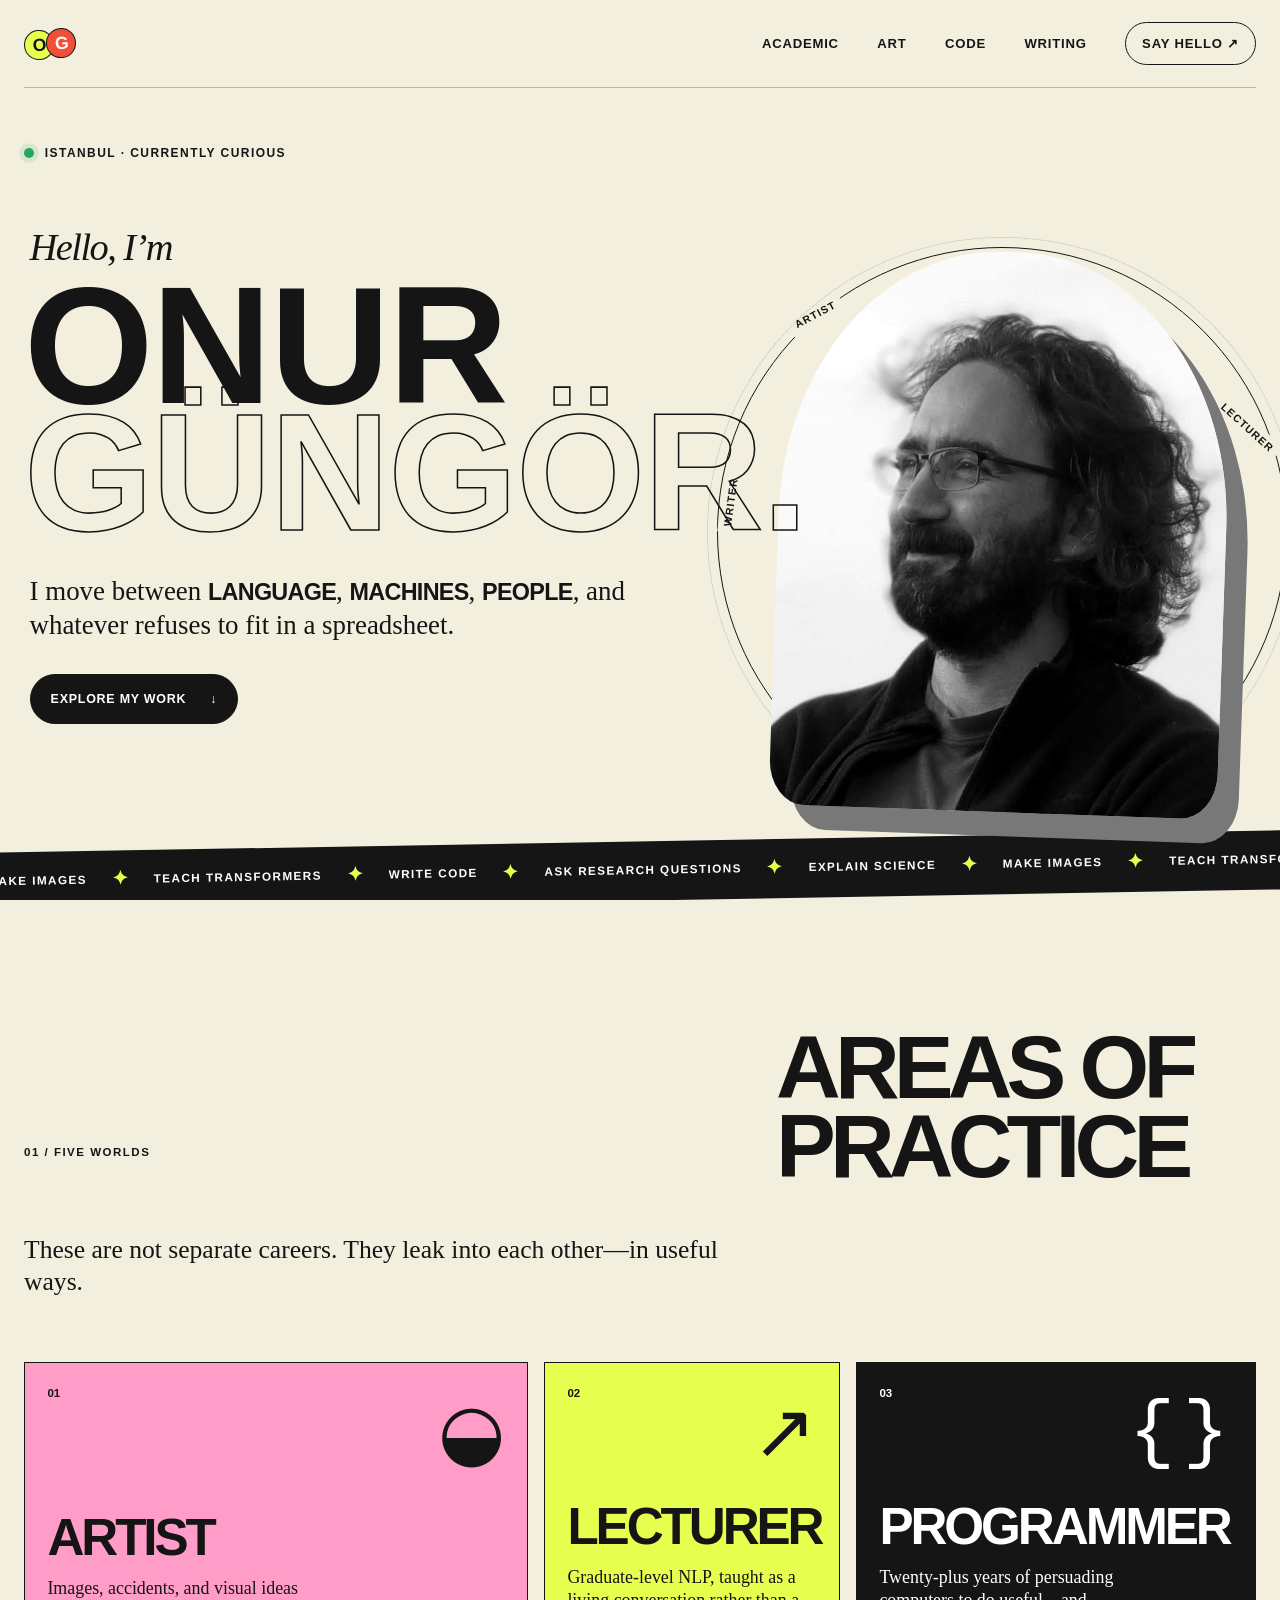
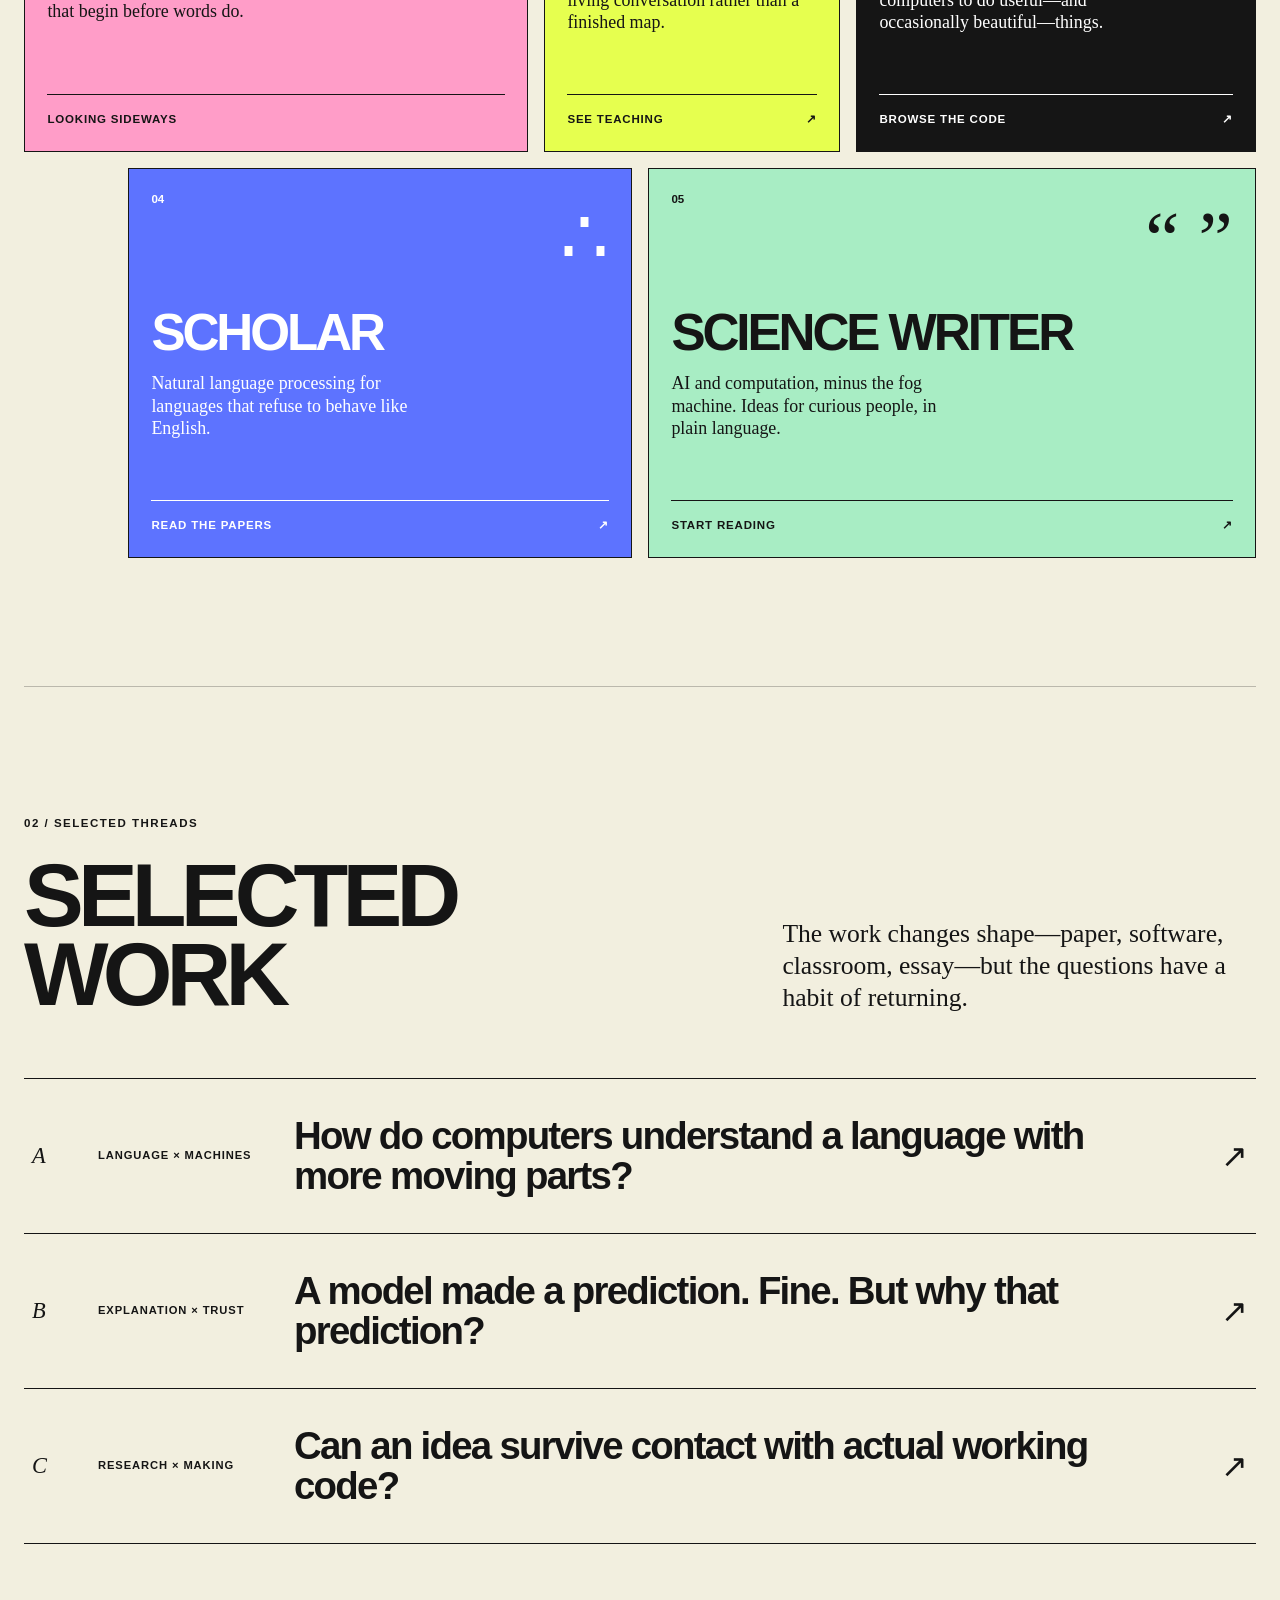
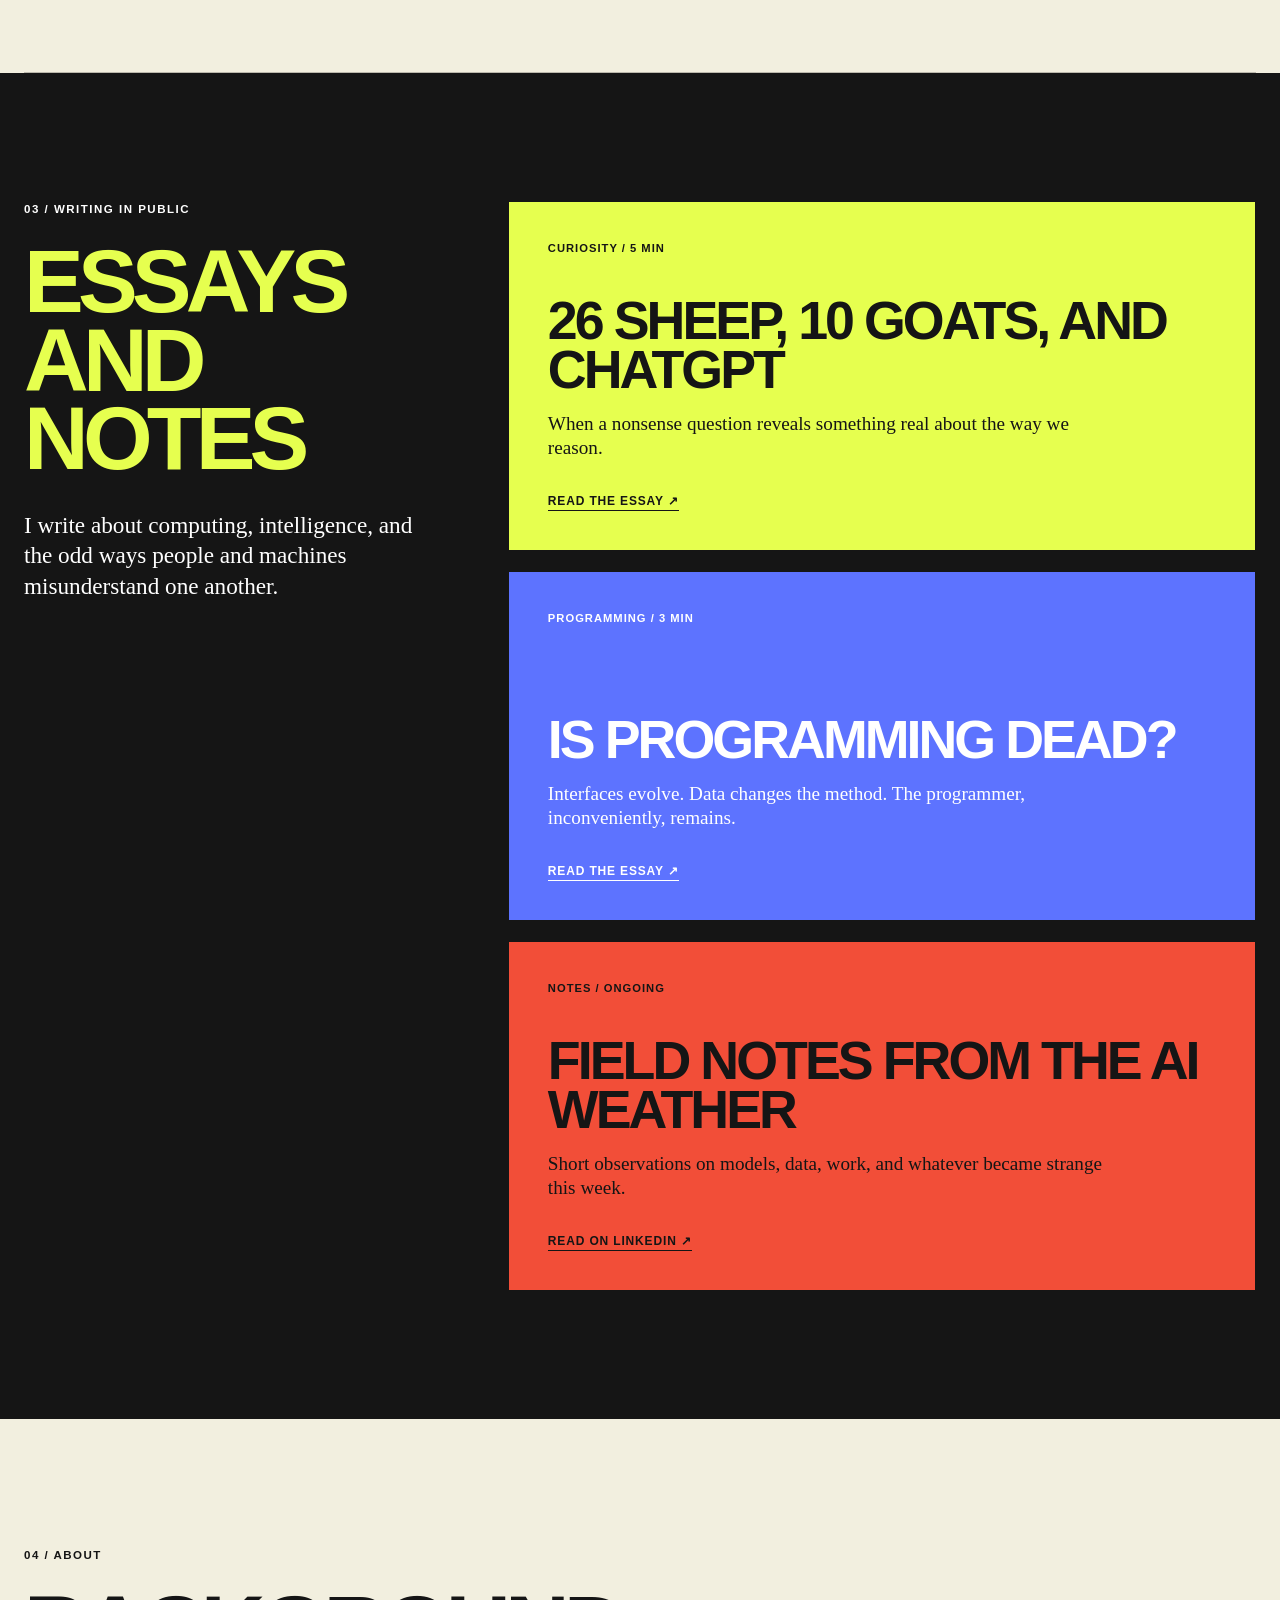
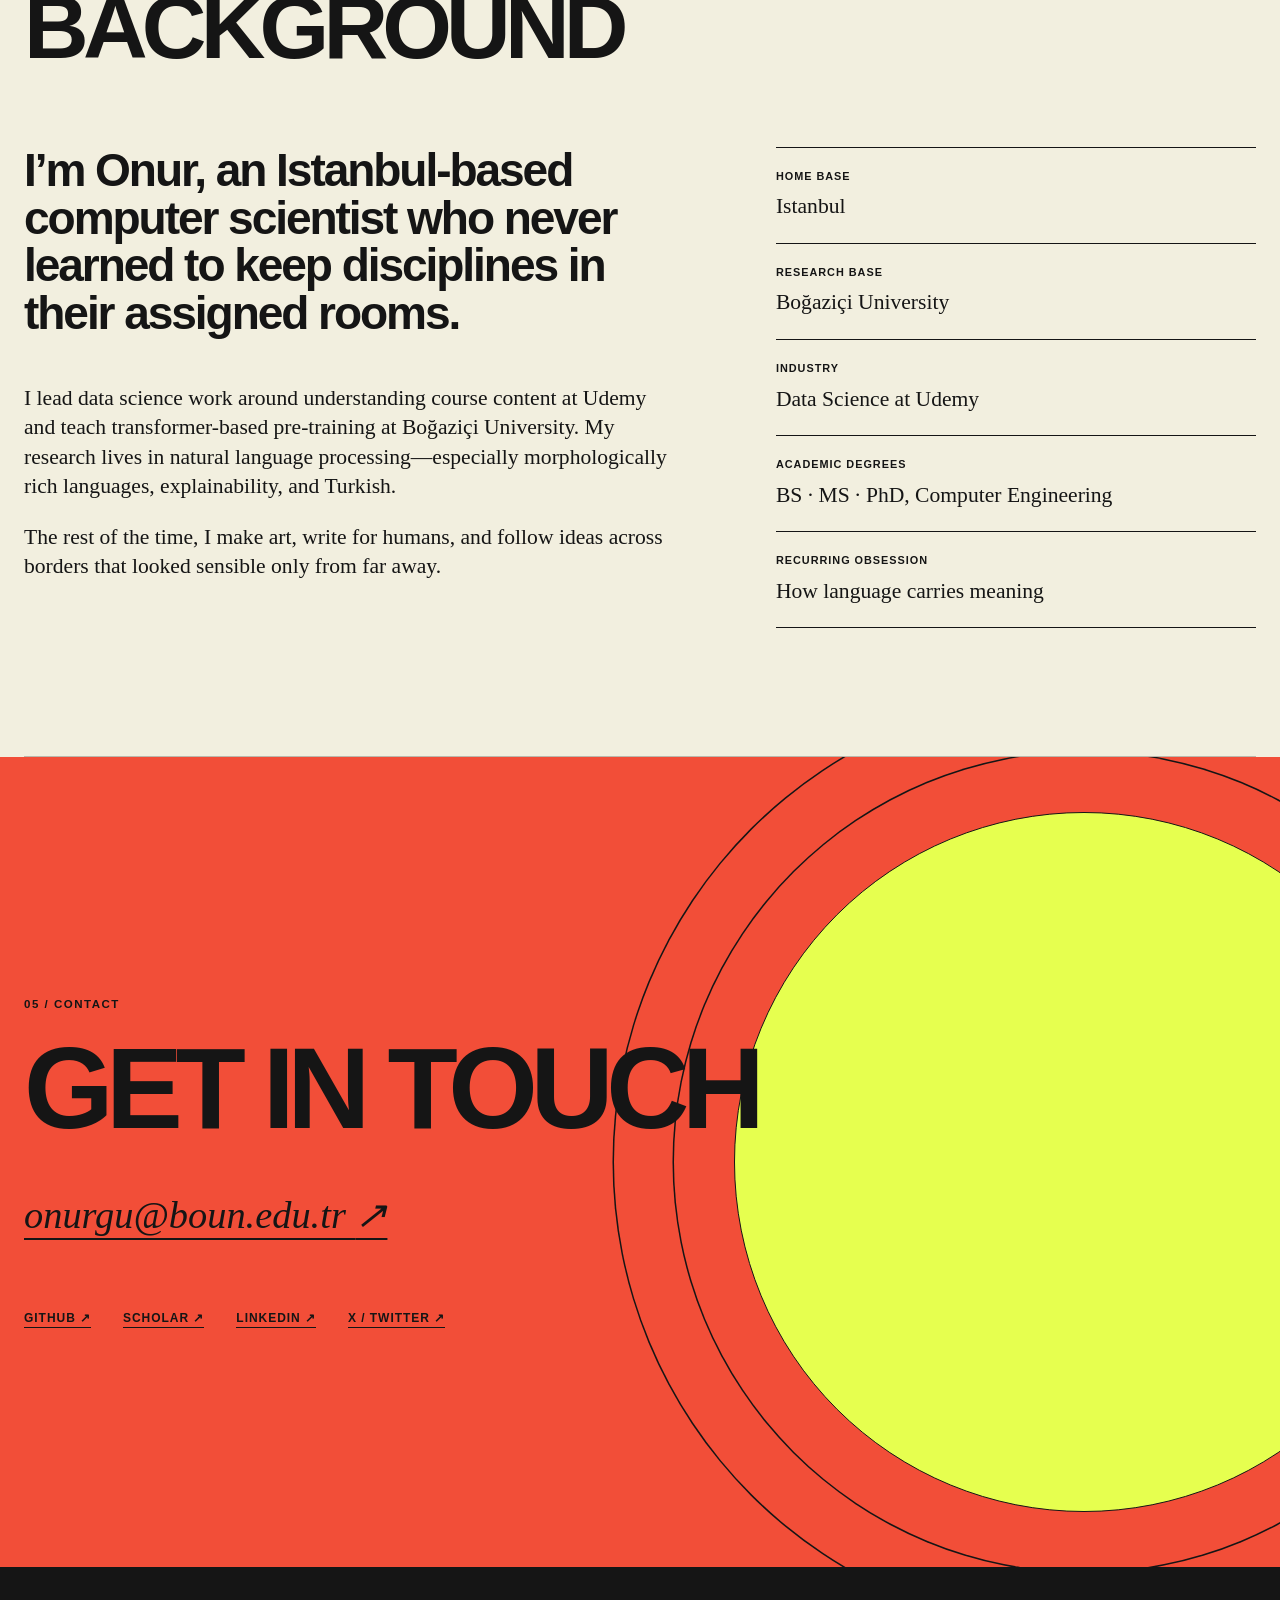
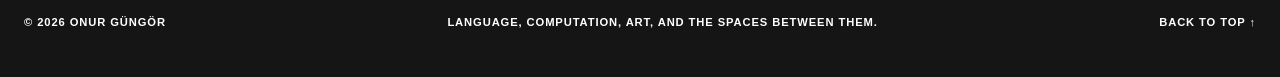
<file: index.html>
<!doctype html>
<html lang="en">
  <head>
    <meta charset="utf-8" />
    <meta name="viewport" content="width=device-width, initial-scale=1" />
    <meta name="theme-color" content="#f2efdf" />
    <meta name="description" content="Onur Güngör — artist, lecturer, programmer, scholar, and popular science writer in Istanbul." />
    <meta property="og:title" content="Onur Güngör — several things at once" />
    <meta property="og:description" content="Language, machines, people, and the interesting mess between them." />
    <meta property="og:type" content="website" />
    <meta property="og:url" content="https://onurgu.github.io/" />
    <meta property="og:image" content="https://onurgu.github.io/assets/og.png" />
    <meta name="twitter:card" content="summary_large_image" />
    <title>Onur Güngör — several things at once</title>
    <link rel="canonical" href="https://onurgu.github.io/" />
    <link rel="stylesheet" href="styles.css" />
    <script src="script.js" defer></script>
  </head>
  <body>
    <a class="skip-link" href="#main">Skip to the interesting part</a>
    <div class="reading-line" aria-hidden="true"></div>

    <header class="site-header">
      <a class="monogram" href="#top" aria-label="Onur Güngör, back to top">
        <span>O</span><span>G</span>
      </a>
      <button class="nav-toggle" type="button" aria-expanded="false" aria-controls="site-nav">
        <span class="sr-only">Toggle navigation</span>
        <span></span><span></span>
      </button>
      <nav id="site-nav" class="site-nav" aria-label="Main navigation">
        <a href="academic/">Academic</a>
        <a href="art/">Art</a>
        <a href="code/">Code</a>
        <a href="writing/">Writing</a>
        <a class="nav-cta" href="#contact">Say hello <span aria-hidden="true">↗</span></a>
      </nav>
    </header>

    <main id="main">
      <section class="hero" id="top" aria-labelledby="hero-title">
        <div class="hero-kicker reveal">
          <span class="status-dot" aria-hidden="true"></span>
          Istanbul · currently curious
        </div>

        <div class="hero-grid">
          <div class="hero-copy">
            <h1 id="hero-title" class="reveal">
              <span class="hello">Hello, I’m</span>
              <span class="name">Onur</span>
              <span class="name name-outline">Güngör.</span>
            </h1>
            <p class="hero-intro reveal">
              I move between <strong>language</strong>, <strong>machines</strong>,
              <strong>people</strong>, and whatever refuses to fit in a spreadsheet.
            </p>
            <div class="hero-actions reveal">
              <a class="button button-dark" href="#worlds">Explore my work <span aria-hidden="true">↓</span></a>
            </div>
          </div>

          <div class="portrait-stage reveal">
            <div class="portrait-orbit" aria-hidden="true">
              <span>ARTIST</span><span>LECTURER</span><span>PROGRAMMER</span><span>SCHOLAR</span><span>WRITER</span>
            </div>
            <figure class="portrait-frame">
              <img src="assets/onur-gungor.jpg" alt="Onur Güngör looking to the side" width="1067" height="1067" />
            </figure>
          </div>
        </div>

        <div class="ticker" aria-label="Things Onur does">
          <div class="ticker-track">
            <span>MAKE IMAGES</span><i>✦</i><span>TEACH TRANSFORMERS</span><i>✦</i><span>WRITE CODE</span><i>✦</i><span>ASK RESEARCH QUESTIONS</span><i>✦</i><span>EXPLAIN SCIENCE</span><i>✦</i>
            <span aria-hidden="true">MAKE IMAGES</span><i aria-hidden="true">✦</i><span aria-hidden="true">TEACH TRANSFORMERS</span><i aria-hidden="true">✦</i><span aria-hidden="true">WRITE CODE</span><i aria-hidden="true">✦</i><span aria-hidden="true">ASK RESEARCH QUESTIONS</span><i aria-hidden="true">✦</i><span aria-hidden="true">EXPLAIN SCIENCE</span><i aria-hidden="true">✦</i>
          </div>
        </div>
      </section>

      <section class="worlds section" id="worlds" aria-labelledby="worlds-title">
        <div class="section-heading reveal">
          <p class="eyebrow">01 / Five worlds</p>
          <h2 id="worlds-title">Areas of practice</h2>
          <p>These are not separate careers. They leak into each other—in useful ways.</p>
        </div>

        <div class="world-grid" id="world-grid">
          <a class="world-card world-art reveal" data-world="art" href="art/">
            <p class="card-number">01</p>
            <div class="card-symbol" aria-hidden="true">◒</div>
            <h3>Artist</h3>
            <p>Images, accidents, and visual ideas that begin before words do.</p>
            <span class="card-foot">Looking sideways</span>
          </a>
          <a class="world-card world-teach reveal" data-world="teach" href="academic/#teaching">
            <p class="card-number">02</p>
            <div class="card-symbol" aria-hidden="true">↗</div>
            <h3>Lecturer</h3>
            <p>Graduate-level NLP, taught as a living conversation rather than a finished map.</p>
            <span class="card-link">See teaching <span aria-hidden="true">↗</span></span>
          </a>
          <a class="world-card world-code reveal" data-world="code" href="code/">
            <p class="card-number">03</p>
            <div class="card-symbol code-symbol" aria-hidden="true">{ }</div>
            <h3>Programmer</h3>
            <p>Twenty-plus years of persuading computers to do useful—and occasionally beautiful—things.</p>
            <span class="card-link">Browse the code <span aria-hidden="true">↗</span></span>
          </a>
          <a class="world-card world-research reveal" data-world="research" href="academic/#research">
            <p class="card-number">04</p>
            <div class="card-symbol" aria-hidden="true">∴</div>
            <h3>Scholar</h3>
            <p>Natural language processing for languages that refuse to behave like English.</p>
            <span class="card-link">Read the papers <span aria-hidden="true">↗</span></span>
          </a>
          <a class="world-card world-write reveal" data-world="write" href="writing/">
            <p class="card-number">05</p>
            <div class="card-symbol" aria-hidden="true">“ ”</div>
            <h3>Science writer</h3>
            <p>AI and computation, minus the fog machine. Ideas for curious people, in plain language.</p>
            <span class="card-link">Start reading <span aria-hidden="true">↗</span></span>
          </a>
        </div>
      </section>

      <section class="threads section" id="threads" aria-labelledby="threads-title">
        <div class="section-heading split-heading reveal">
          <div>
            <p class="eyebrow">02 / Selected threads</p>
            <h2 id="threads-title">Selected work</h2>
          </div>
          <p>The work changes shape—paper, software, classroom, essay—but the questions have a habit of returning.</p>
        </div>

        <div class="thread-list">
          <a class="thread reveal" href="https://scholar.google.com/citations?user=FW7c17kAAAAJ&amp;hl=en">
            <span class="thread-index">A</span>
            <span class="thread-meta">Language × machines</span>
            <strong>How do computers understand a language with more moving parts?</strong>
            <span class="thread-arrow" aria-hidden="true">↗</span>
          </a>
          <a class="thread reveal" href="https://doi.org/10.1371/journal.pone.0244179">
            <span class="thread-index">B</span>
            <span class="thread-meta">Explanation × trust</span>
            <strong>A model made a prediction. Fine. But why that prediction?</strong>
            <span class="thread-arrow" aria-hidden="true">↗</span>
          </a>
          <a class="thread reveal" href="https://github.com/onurgu">
            <span class="thread-index">C</span>
            <span class="thread-meta">Research × making</span>
            <strong>Can an idea survive contact with actual working code?</strong>
            <span class="thread-arrow" aria-hidden="true">↗</span>
          </a>
        </div>
      </section>

      <section class="writing section" id="writing" aria-labelledby="writing-title">
        <div class="writing-intro reveal">
          <p class="eyebrow">03 / Writing in public</p>
          <h2 id="writing-title">Essays and notes</h2>
          <p>I write about computing, intelligence, and the odd ways people and machines misunderstand one another.</p>
        </div>
        <div class="essay-stack">
          <a class="essay-card essay-yellow reveal" href="https://www.cmpe.boun.edu.tr/~onurgu/post/26-sheep-and-10-goats-question-and-chatgpt/">
            <span class="essay-type">Curiosity / 5 min</span>
            <h3>26 Sheep, 10 Goats, and ChatGPT</h3>
            <p>When a nonsense question reveals something real about the way we reason.</p>
            <span class="essay-read">Read the essay <span aria-hidden="true">↗</span></span>
          </a>
          <a class="essay-card essay-blue reveal" href="https://www.cmpe.boun.edu.tr/~onurgu/post/is-programming-dead/">
            <span class="essay-type">Programming / 3 min</span>
            <h3>Is Programming Dead?</h3>
            <p>Interfaces evolve. Data changes the method. The programmer, inconveniently, remains.</p>
            <span class="essay-read">Read the essay <span aria-hidden="true">↗</span></span>
          </a>
          <a class="essay-card essay-red reveal" href="https://www.linkedin.com/in/onurgungor/recent-activity/articles/">
            <span class="essay-type">Notes / ongoing</span>
            <h3>Field Notes from the AI Weather</h3>
            <p>Short observations on models, data, work, and whatever became strange this week.</p>
            <span class="essay-read">Read on LinkedIn <span aria-hidden="true">↗</span></span>
          </a>
        </div>
      </section>

      <section class="about section" id="about" aria-labelledby="about-title">
        <div class="about-statement reveal">
          <p class="eyebrow">04 / About</p>
          <h2 id="about-title">Background</h2>
        </div>
        <div class="about-grid">
          <div class="about-copy reveal">
            <p class="big-copy">I’m Onur, an Istanbul-based computer scientist who never learned to keep disciplines in their assigned rooms.</p>
            <p>I lead data science work around understanding course content at Udemy and teach transformer-based pre-training at Boğaziçi University. My research lives in natural language processing—especially morphologically rich languages, explainability, and Turkish.</p>
            <p>The rest of the time, I make art, write for humans, and follow ideas across borders that looked sensible only from far away.</p>
          </div>
          <dl class="facts reveal">
            <div><dt>Home base</dt><dd>Istanbul</dd></div>
            <div><dt>Research base</dt><dd>Boğaziçi University</dd></div>
            <div><dt>Industry</dt><dd>Data Science at Udemy</dd></div>
            <div><dt>Academic degrees</dt><dd>BS · MS · PhD, Computer Engineering</dd></div>
            <div><dt>Recurring obsession</dt><dd>How language carries meaning</dd></div>
          </dl>
        </div>
      </section>

      <section class="contact section" id="contact" aria-labelledby="contact-title">
        <div class="contact-sun" aria-hidden="true"></div>
        <p class="eyebrow reveal">05 / Contact</p>
        <h2 id="contact-title" class="reveal">Get in touch</h2>
        <a class="contact-email reveal" href="mailto:onurgu@boun.edu.tr">onurgu@boun.edu.tr <span aria-hidden="true">↗</span></a>
        <div class="contact-links reveal">
          <a href="https://github.com/onurgu">GitHub <span aria-hidden="true">↗</span></a>
          <a href="https://scholar.google.com/citations?user=FW7c17kAAAAJ&amp;hl=en">Scholar <span aria-hidden="true">↗</span></a>
          <a href="https://www.linkedin.com/in/onurgungor/">LinkedIn <span aria-hidden="true">↗</span></a>
          <a href="https://twitter.com/onurgu_ml">X / Twitter <span aria-hidden="true">↗</span></a>
        </div>
      </section>
    </main>

    <footer class="site-footer">
      <p>© <span id="year">2026</span> Onur Güngör</p>
      <p>Language, computation, art, and the spaces between them.</p>
      <a href="#top">Back to top ↑</a>
    </footer>
  </body>
</html>
</file>
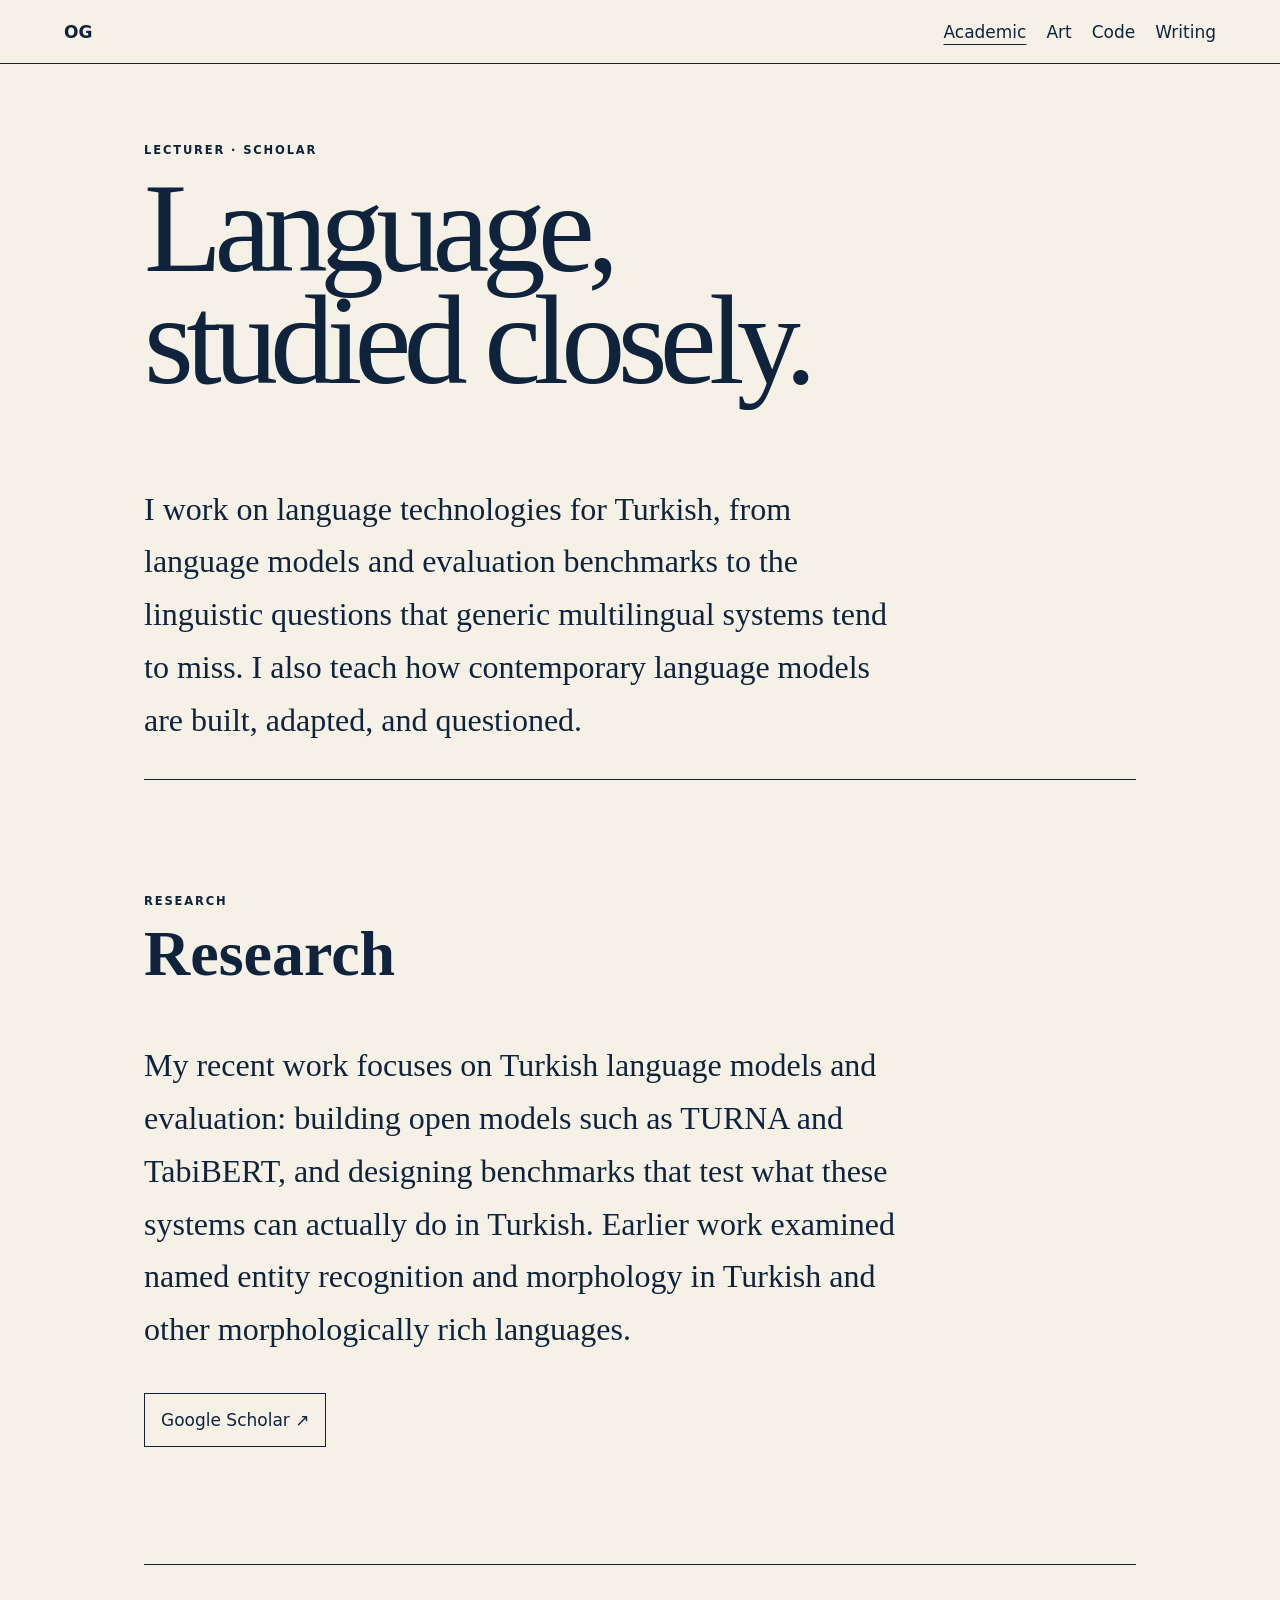
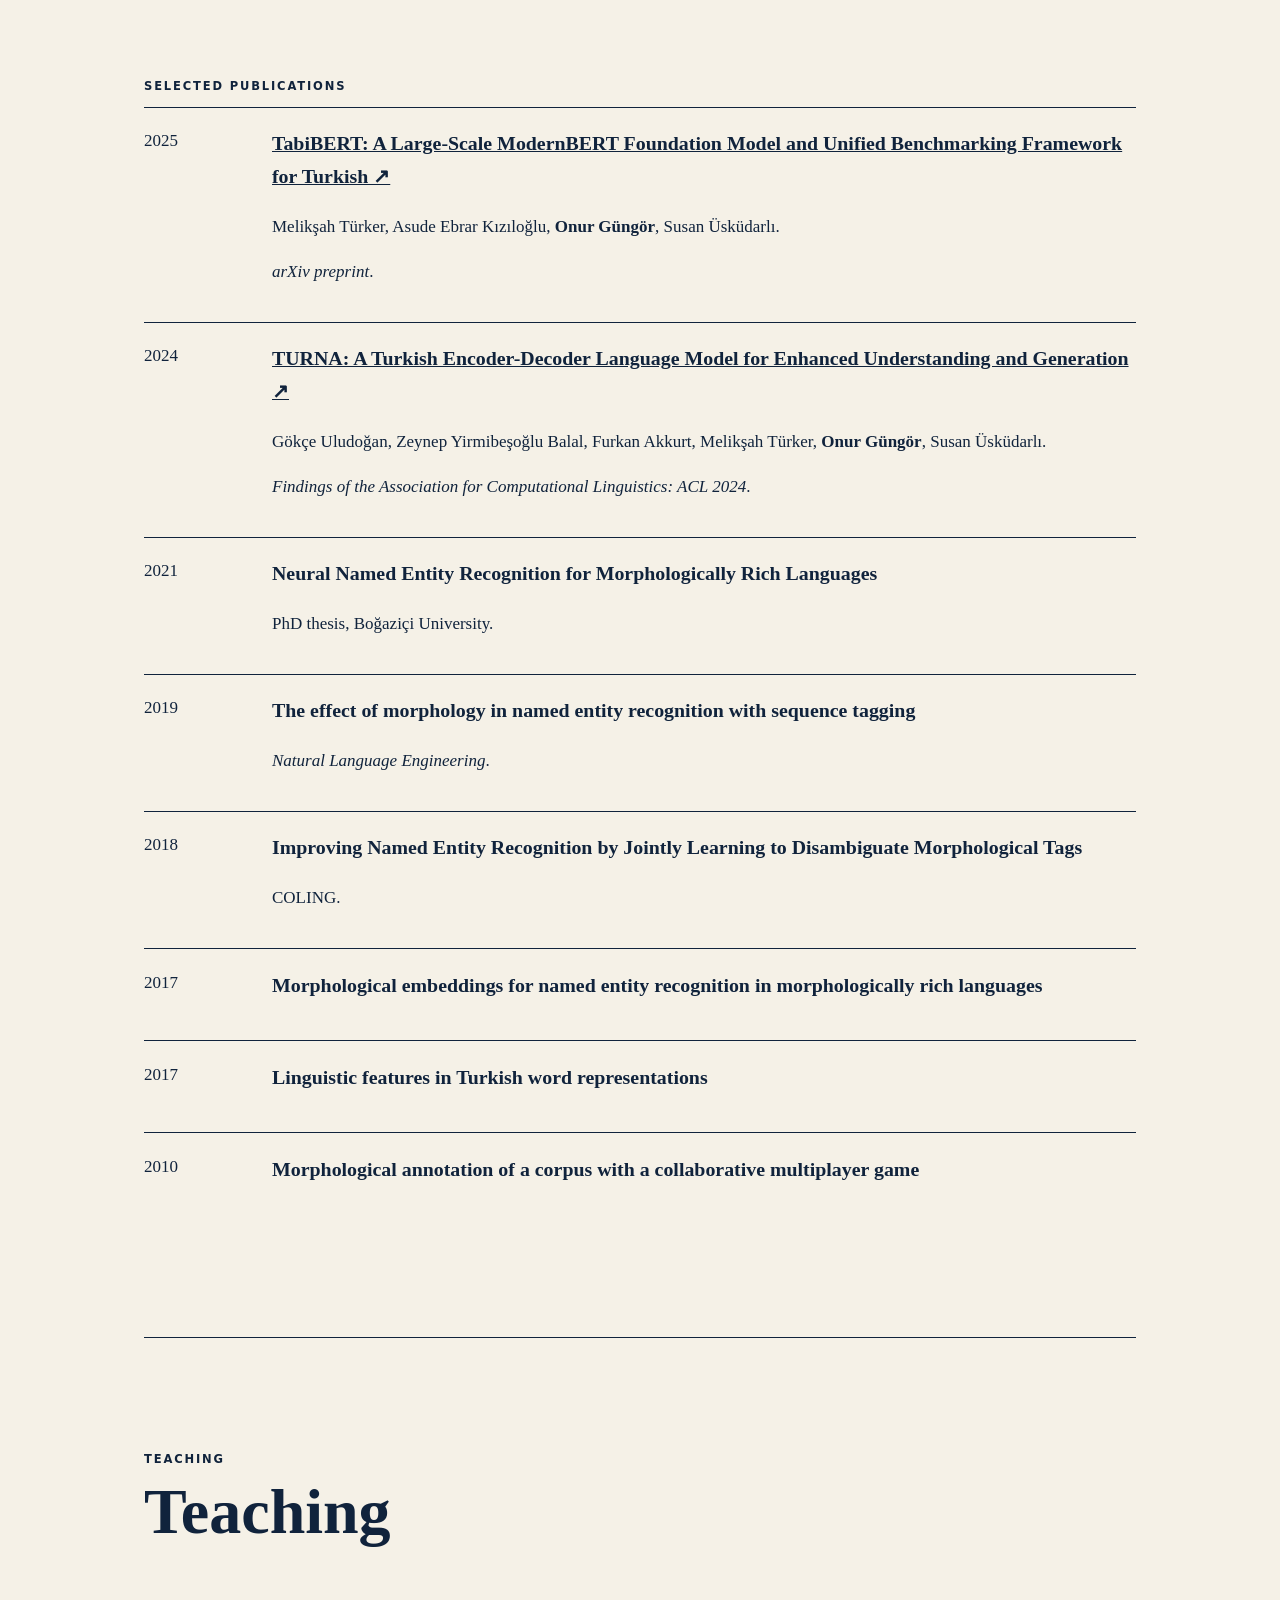
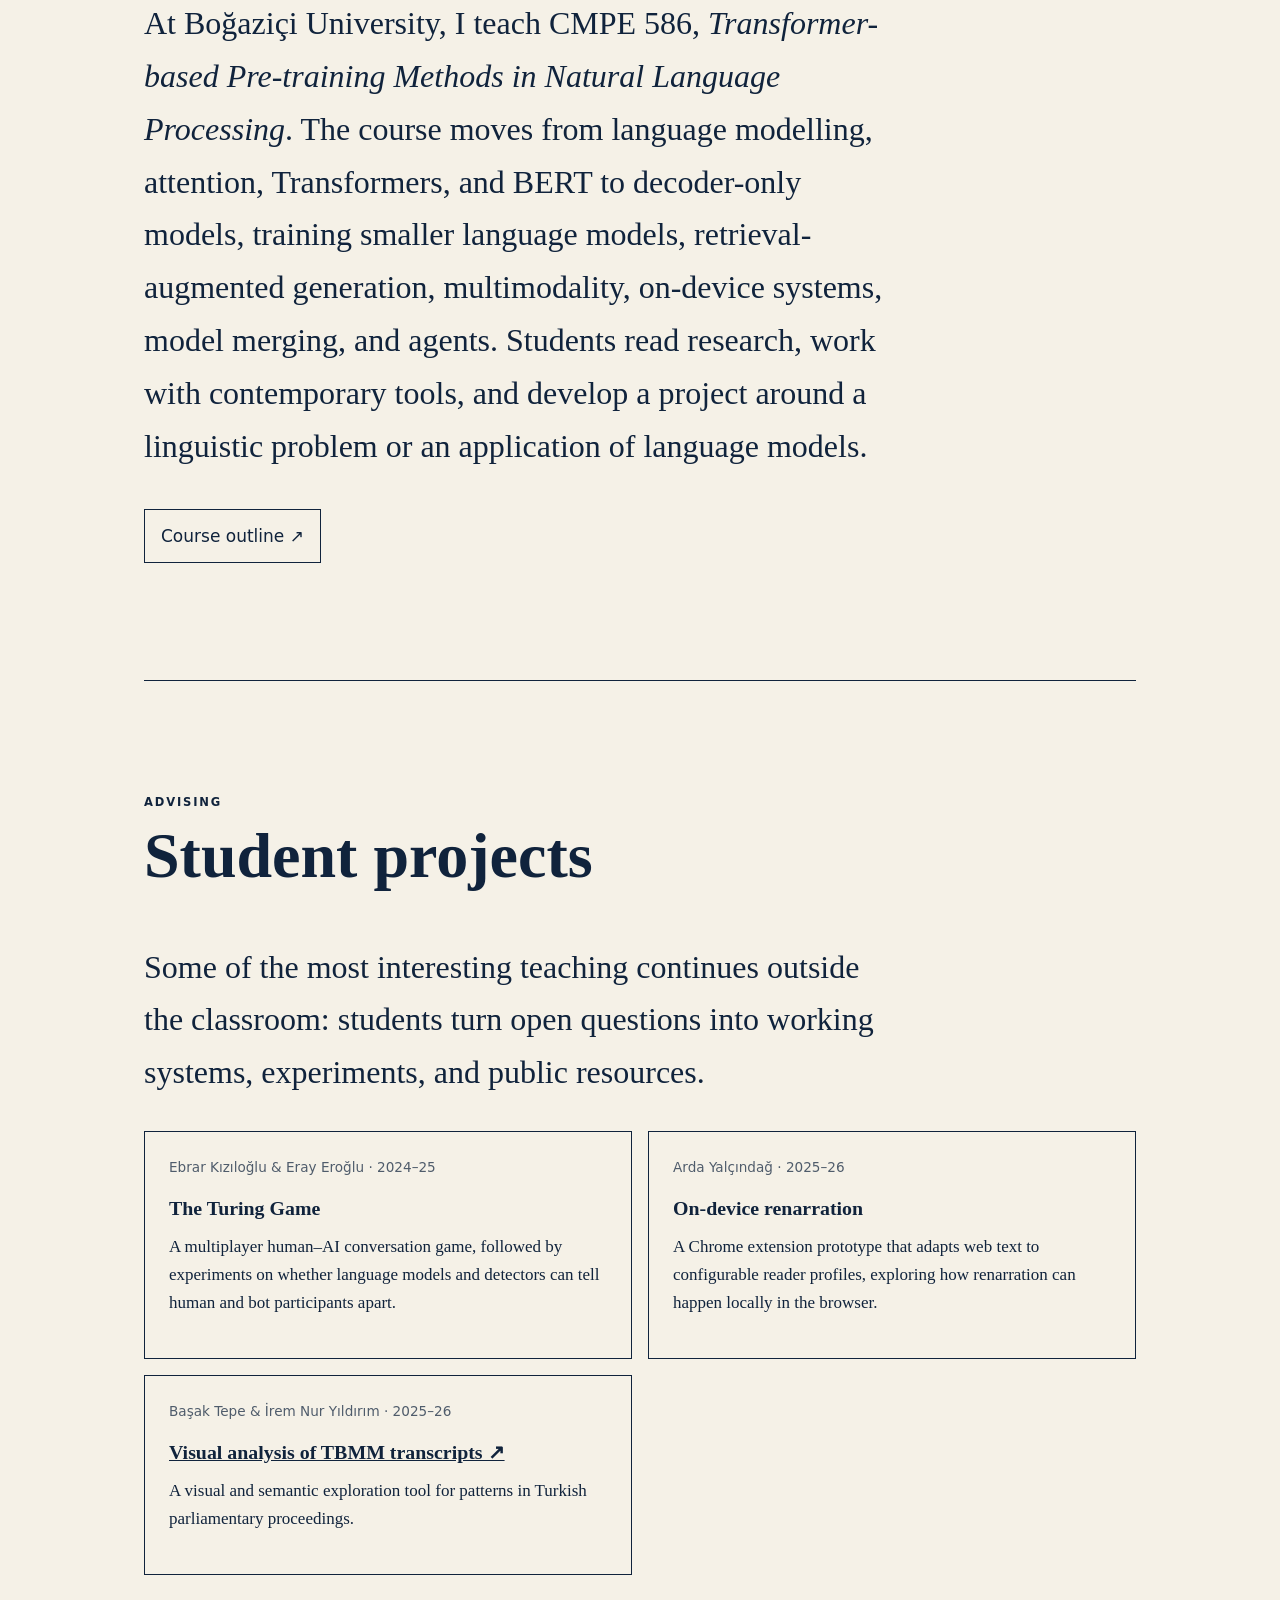
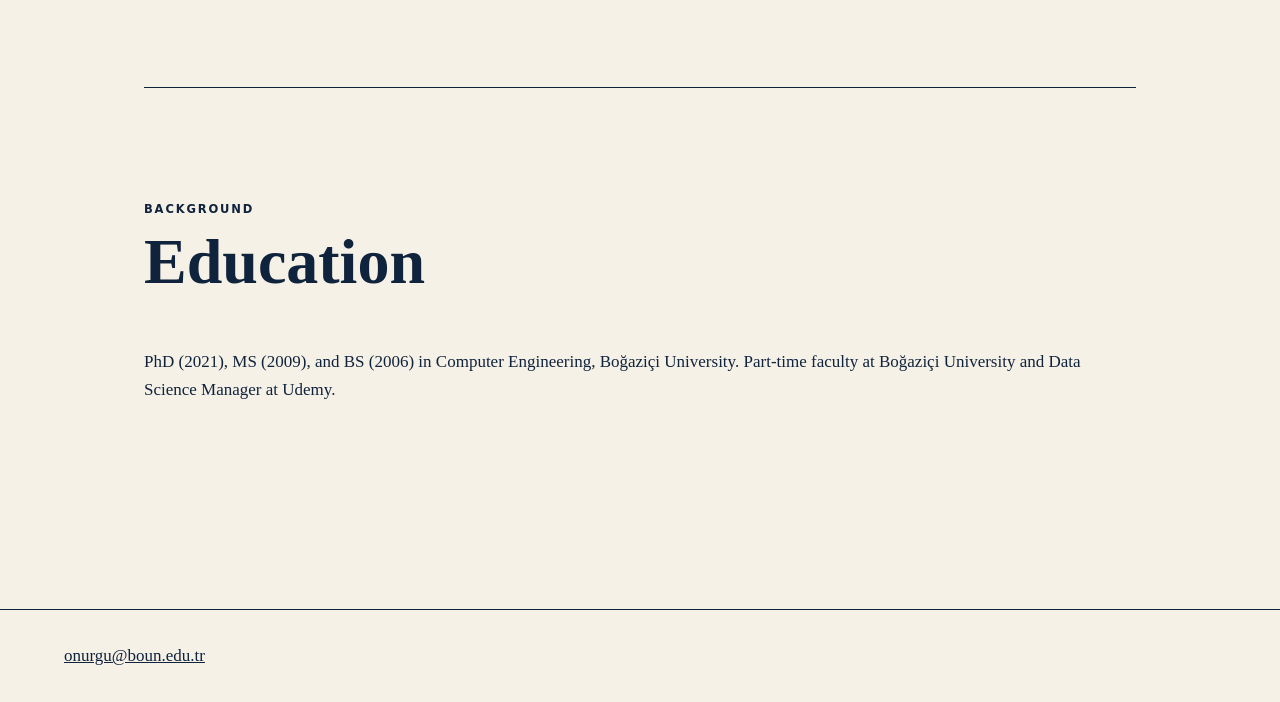
<file: academic/index.html>
<!doctype html><html lang="en"><head><meta charset="utf-8"><meta name="viewport" content="width=device-width,initial-scale=1"><meta name="description" content="Research and teaching by Onur Güngör."><title>Academic — Onur Güngör</title><link rel="stylesheet" href="../shared.css"><style>:root{--paper:#f5f1e7;--ink:#10233c}body{font-family:Georgia,serif}.switcher,.eyebrow,.meta,.button{font-family:system-ui,sans-serif}h1{font-weight:500}.publication{display:grid;grid-template-columns:7rem 1fr;gap:1rem;padding:1.2rem 0;border-top:1px solid}.project-grid{display:grid;grid-template-columns:repeat(2,1fr);gap:1rem}.project{padding:1.5rem;border:1px solid}.project h3{margin-bottom:.5rem}@media(max-width:720px){.project-grid{grid-template-columns:1fr}}</style></head><body><a class="skip" href="#content">Skip to content</a><nav class="switcher"><a class="brand" href="../">OG</a><a aria-current="page" href="./">Academic</a><a href="../art/">Art</a><a href="../code/">Code</a><a href="../writing/">Writing</a></nav><main id="content"><header><p class="eyebrow">Lecturer · Scholar</p><h1>Language,<br>studied closely.</h1><p class="lead">I work on language technologies for Turkish, from language models and evaluation benchmarks to the linguistic questions that generic multilingual systems tend to miss. I also teach how contemporary language models are built, adapted, and questioned.</p></header><section class="section" id="research"><p class="eyebrow">Research</p><h2>Research</h2><p class="lead">My recent work focuses on Turkish language models and evaluation: building open models such as TURNA and TabiBERT, and designing benchmarks that test what these systems can actually do in Turkish. Earlier work examined named entity recognition and morphology in Turkish and other morphologically rich languages.</p><a class="button" href="https://scholar.google.com/citations?user=FW7c17kAAAAJ&amp;hl=en">Google Scholar ↗</a></section><section class="section"><p class="eyebrow">Selected publications</p><div class="publication"><span>2025</span><div><h3><a href="https://arxiv.org/abs/2512.23065">TabiBERT: A Large-Scale ModernBERT Foundation Model and Unified Benchmarking Framework for Turkish ↗</a></h3><p>Melikşah Türker, Asude Ebrar Kızıloğlu, <strong>Onur Güngör</strong>, Susan Üsküdarlı.</p><p><em>arXiv preprint</em>.</p></div></div><div class="publication"><span>2024</span><div><h3><a href="https://aclanthology.org/2024.findings-acl.600/">TURNA: A Turkish Encoder-Decoder Language Model for Enhanced Understanding and Generation ↗</a></h3><p>Gökçe Uludoğan, Zeynep Yirmibeşoğlu Balal, Furkan Akkurt, Melikşah Türker, <strong>Onur Güngör</strong>, Susan Üsküdarlı.</p><p><em>Findings of the Association for Computational Linguistics: ACL 2024</em>.</p></div></div><div class="publication"><span>2021</span><div><h3>Neural Named Entity Recognition for Morphologically Rich Languages</h3><p>PhD thesis, Boğaziçi University.</p></div></div><div class="publication"><span>2019</span><div><h3>The effect of morphology in named entity recognition with sequence tagging</h3><p><em>Natural Language Engineering</em>.</p></div></div><div class="publication"><span>2018</span><div><h3>Improving Named Entity Recognition by Jointly Learning to Disambiguate Morphological Tags</h3><p>COLING.</p></div></div><div class="publication"><span>2017</span><div><h3>Morphological embeddings for named entity recognition in morphologically rich languages</h3></div></div><div class="publication"><span>2017</span><div><h3>Linguistic features in Turkish word representations</h3></div></div><div class="publication"><span>2010</span><div><h3>Morphological annotation of a corpus with a collaborative multiplayer game</h3></div></div></section><section class="section" id="teaching"><p class="eyebrow">Teaching</p><h2>Teaching</h2><p class="lead">At Boğaziçi University, I teach CMPE 586, <em>Transformer-based Pre-training Methods in Natural Language Processing</em>. The course moves from language modelling, attention, Transformers, and BERT to decoder-only models, training smaller language models, retrieval-augmented generation, multimodality, on-device systems, model merging, and agents. Students read research, work with contemporary tools, and develop a project around a linguistic problem or an application of language models.</p><a class="button" href="https://docs.google.com/document/d/e/2PACX-1vQFCkyv-IgzgVAFaZnJSbdm9kwF5vBmp-PDpnYBZ8_7s5pVjDCkmW5iI2JISCSnCL-Z5eFRFFkfFzab/pub">Course outline ↗</a></section><section class="section" id="student-projects"><p class="eyebrow">Advising</p><h2>Student projects</h2><p class="lead">Some of the most interesting teaching continues outside the classroom: students turn open questions into working systems, experiments, and public resources.</p><div class="project-grid"><article class="project"><p class="meta">Ebrar Kızıloğlu &amp; Eray Eroğlu · 2024–25</p><h3>The Turing Game</h3><p>A multiplayer human–AI conversation game, followed by experiments on whether language models and detectors can tell human and bot participants apart.</p></article><article class="project"><p class="meta">Arda Yalçındağ · 2025–26</p><h3>On-device renarration</h3><p>A Chrome extension prototype that adapts web text to configurable reader profiles, exploring how renarration can happen locally in the browser.</p></article><article class="project"><p class="meta">Başak Tepe &amp; İrem Nur Yıldırım · 2025–26</p><h3><a href="https://github.com/boun-tabi-LMG/Semantic-Analysis-of-TBMM-Transcripts-anon">Visual analysis of TBMM transcripts ↗</a></h3><p>A visual and semantic exploration tool for patterns in Turkish parliamentary proceedings.</p></article></div></section><section class="section"><p class="eyebrow">Background</p><h2>Education</h2><p>PhD (2021), MS (2009), and BS (2006) in Computer Engineering, Boğaziçi University. Part-time faculty at Boğaziçi University and Data Science Manager at Udemy.</p></section></main><footer><a href="mailto:onurgu@boun.edu.tr">onurgu@boun.edu.tr</a></footer></body></html>
</file>
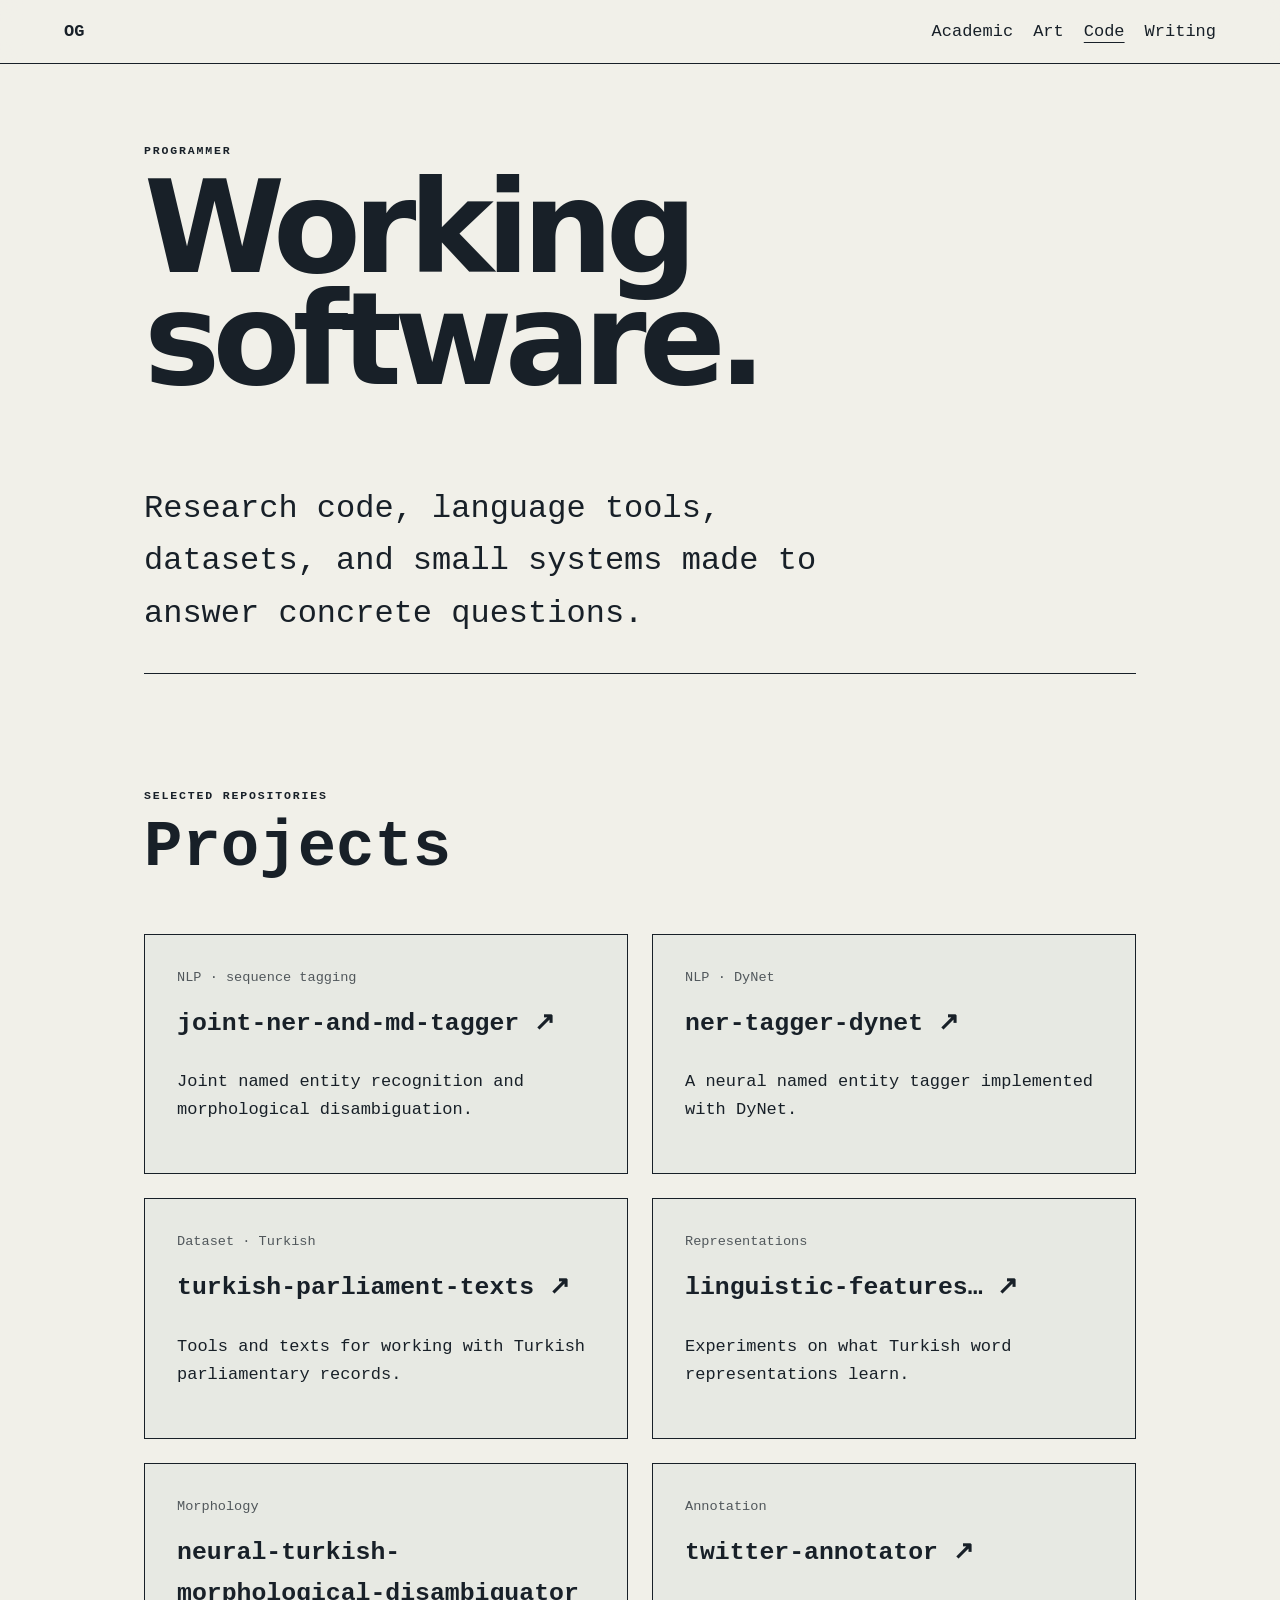
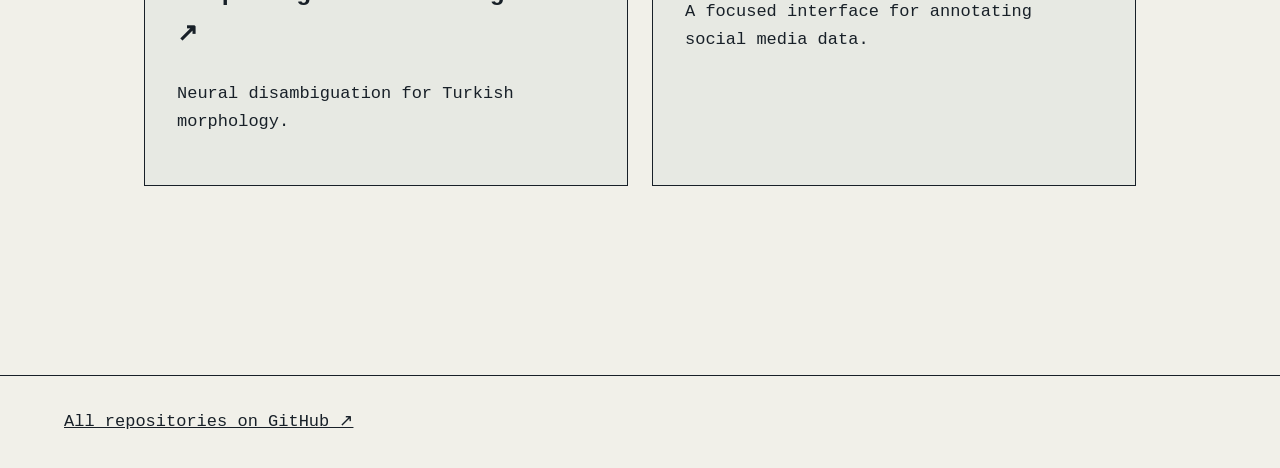
<file: code/index.html>
<!doctype html><html lang="en"><head><meta charset="utf-8"><meta name="viewport" content="width=device-width,initial-scale=1"><meta name="description" content="Software projects by Onur Güngör."><title>Code — Onur Güngör</title><link rel="stylesheet" href="../shared.css"><style>:root{--paper:#f1f0e9;--ink:#182028}body{font-family:ui-monospace,SFMono-Regular,Menlo,monospace}h1{font-family:system-ui,sans-serif}.card{background:#e7e9e3}.card a{text-decoration:none}.card:hover{background:#d9f0b9}</style></head><body><nav class="switcher"><a class="brand" href="../">OG</a><a href="../academic/">Academic</a><a href="../art/">Art</a><a aria-current="page" href="./">Code</a><a href="../writing/">Writing</a></nav><main><header><p class="eyebrow">Programmer</p><h1>Working<br>software.</h1><p class="lead">Research code, language tools, datasets, and small systems made to answer concrete questions.</p></header><section class="section" id="projects"><p class="eyebrow">Selected repositories</p><h2>Projects</h2><div class="grid"><article class="card"><p class="meta">NLP · sequence tagging</p><h3><a href="https://github.com/onurgu/joint-ner-and-md-tagger">joint-ner-and-md-tagger ↗</a></h3><p>Joint named entity recognition and morphological disambiguation.</p></article><article class="card"><p class="meta">NLP · DyNet</p><h3><a href="https://github.com/onurgu/ner-tagger-dynet">ner-tagger-dynet ↗</a></h3><p>A neural named entity tagger implemented with DyNet.</p></article><article class="card"><p class="meta">Dataset · Turkish</p><h3><a href="https://github.com/onurgu/turkish-parliament-texts">turkish-parliament-texts ↗</a></h3><p>Tools and texts for working with Turkish parliamentary records.</p></article><article class="card"><p class="meta">Representations</p><h3><a href="https://github.com/onurgu/linguistic-features-in-turkish-word-representations">linguistic-features… ↗</a></h3><p>Experiments on what Turkish word representations learn.</p></article><article class="card"><p class="meta">Morphology</p><h3><a href="https://github.com/onurgu/neural-turkish-morphological-disambiguator">neural-turkish-morphological-disambiguator ↗</a></h3><p>Neural disambiguation for Turkish morphology.</p></article><article class="card"><p class="meta">Annotation</p><h3><a href="https://github.com/onurgu/twitter-annotator">twitter-annotator ↗</a></h3><p>A focused interface for annotating social media data.</p></article></div></section></main><footer><a href="https://github.com/onurgu">All repositories on GitHub ↗</a></footer></body></html>
</file>
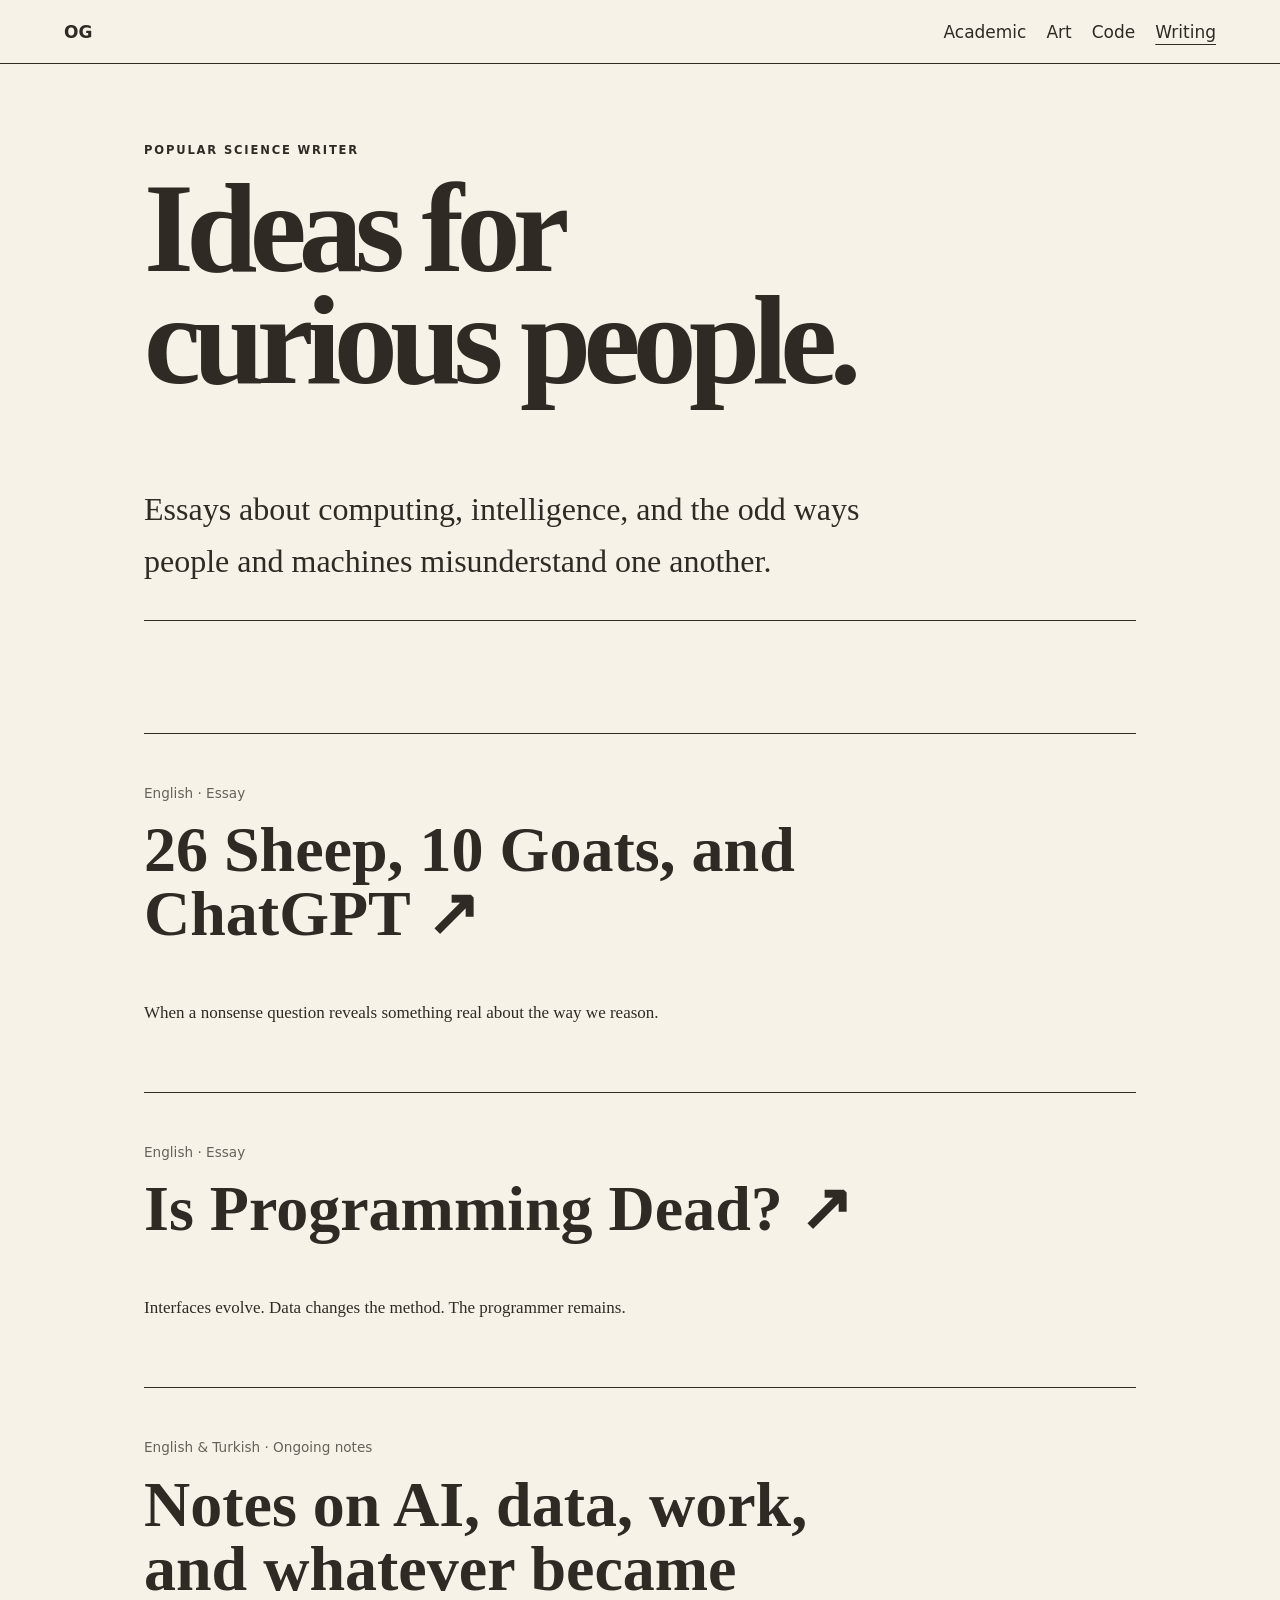
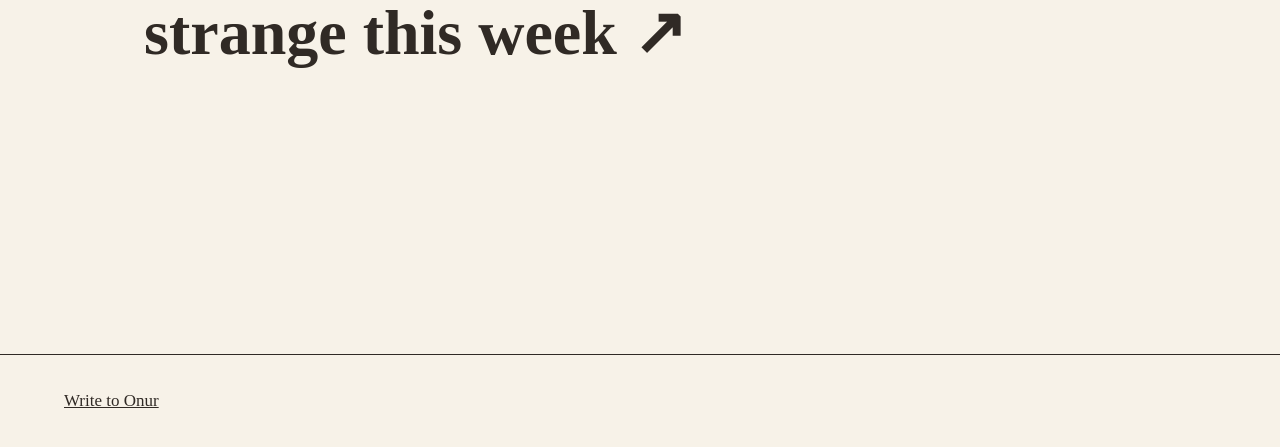
<file: writing/index.html>
<!doctype html><html lang="en"><head><meta charset="utf-8"><meta name="viewport" content="width=device-width,initial-scale=1"><meta name="description" content="Essays and notes by Onur Güngör."><title>Writing — Onur Güngör</title><link rel="stylesheet" href="../shared.css"><style>:root{--paper:#f7f2e8;--ink:#302a25}body{font-family:Georgia,serif}.switcher,.eyebrow,.meta{font-family:system-ui,sans-serif}.essay{padding:3rem 0;border-top:1px solid}.essay h2{max-width:760px}.essay a{text-decoration:none}.essay a:hover{text-decoration:underline}</style></head><body><nav class="switcher"><a class="brand" href="../">OG</a><a href="../academic/">Academic</a><a href="../art/">Art</a><a href="../code/">Code</a><a aria-current="page" href="./">Writing</a></nav><main><header><p class="eyebrow">Popular science writer</p><h1>Ideas for<br>curious people.</h1><p class="lead">Essays about computing, intelligence, and the odd ways people and machines misunderstand one another.</p></header><section class="section" id="essays"><article class="essay"><p class="meta">English · Essay</p><h2><a href="https://www.cmpe.boun.edu.tr/~onurgu/post/26-sheep-and-10-goats-question-and-chatgpt/">26 Sheep, 10 Goats, and ChatGPT ↗</a></h2><p>When a nonsense question reveals something real about the way we reason.</p></article><article class="essay"><p class="meta">English · Essay</p><h2><a href="https://www.cmpe.boun.edu.tr/~onurgu/post/is-programming-dead/">Is Programming Dead? ↗</a></h2><p>Interfaces evolve. Data changes the method. The programmer remains.</p></article><article class="essay"><p class="meta">English &amp; Turkish · Ongoing notes</p><h2><a href="https://www.linkedin.com/in/onurgungor/recent-activity/articles/">Notes on AI, data, work, and whatever became strange this week ↗</a></h2></article></section></main><footer><a href="mailto:onurgu@boun.edu.tr">Write to Onur</a></footer></body></html>
</file>
<file: styles.css>
@font-face {
  font-family: "Site Serif";
  src: local("Iowan Old Style"), local("Palatino Linotype"), local("Book Antiqua");
  font-display: swap;
}

:root {
  --paper: #f2efdf;
  --ink: #151515;
  --red: #f24e38;
  --blue: #5d73ff;
  --yellow: #e6ff4f;
  --pink: #ff9dc8;
  --mint: #a8edc4;
  --line: rgba(21, 21, 21, 0.25);
  --sans: "Helvetica Neue", Helvetica, Arial, sans-serif;
  --serif: "Site Serif", Georgia, serif;
  --max: 1440px;
}

* { box-sizing: border-box; }
html { scroll-behavior: smooth; }
body {
  margin: 0;
  color: var(--ink);
  background: var(--paper);
  font-family: var(--sans);
  font-size: 16px;
  line-height: 1.5;
  overflow-x: hidden;
}

::selection { background: var(--ink); color: var(--yellow); }
a { color: inherit; }
button, a { -webkit-tap-highlight-color: transparent; }
img { display: block; max-width: 100%; }
.sr-only { position: absolute; width: 1px; height: 1px; padding: 0; margin: -1px; overflow: hidden; clip: rect(0, 0, 0, 0); white-space: nowrap; border: 0; }
.skip-link { position: fixed; left: 1rem; top: -5rem; z-index: 1000; background: var(--ink); color: white; padding: .7rem 1rem; text-decoration: none; }
.skip-link:focus { top: 1rem; }
.reading-line { position: fixed; inset: 0 auto auto 0; width: 0; height: 4px; background: var(--red); z-index: 1000; }

.site-header {
  position: absolute;
  z-index: 50;
  top: 0;
  left: 50%;
  transform: translateX(-50%);
  width: min(calc(100% - 3rem), var(--max));
  min-height: 88px;
  display: flex;
  align-items: center;
  justify-content: space-between;
  border-bottom: 1px solid var(--line);
}
.monogram { display: grid; grid-template-columns: repeat(2, 1.65rem); text-decoration: none; font-size: 1.1rem; font-weight: 900; letter-spacing: -.08em; transform: rotate(-5deg); }
.monogram span { display: grid; place-items: center; width: 1.85rem; aspect-ratio: 1; border: 1.5px solid var(--ink); border-radius: 50%; background: var(--yellow); }
.monogram span + span { margin-left: -.25rem; background: var(--red); color: white; }
.site-nav { display: flex; align-items: center; gap: clamp(1.3rem, 3vw, 3rem); font-size: .82rem; font-weight: 700; text-transform: uppercase; letter-spacing: .06em; }
.site-nav a { text-decoration: none; position: relative; }
.site-nav a:not(.nav-cta)::after { content: ""; position: absolute; left: 0; bottom: -.35rem; width: 100%; height: 2px; background: var(--ink); transform: scaleX(0); transform-origin: right; transition: transform .25s ease; }
.site-nav a:hover::after, .site-nav a:focus-visible::after { transform: scaleX(1); transform-origin: left; }
.nav-cta { border: 1.5px solid var(--ink); border-radius: 2rem; padding: .65rem 1rem; transition: background .2s, color .2s; }
.nav-cta:hover, .nav-cta:focus-visible { background: var(--ink); color: white; }
.nav-toggle { display: none; }

.hero { min-height: 100vh; padding-top: 9rem; position: relative; overflow: hidden; }
.hero-kicker { width: min(calc(100% - 3rem), var(--max)); margin: 0 auto 2.5rem; display: flex; gap: .65rem; align-items: center; font-size: .75rem; text-transform: uppercase; letter-spacing: .12em; font-weight: 700; }
.status-dot { width: .65rem; height: .65rem; background: #25a65a; border-radius: 50%; box-shadow: 0 0 0 .3rem rgba(37,166,90,.12); }
.hero-grid { width: min(calc(100% - 3rem), var(--max)); margin: 0 auto; display: grid; grid-template-columns: minmax(0, 1.15fr) minmax(330px, .85fr); align-items: center; gap: 3vw; min-height: calc(100vh - 15rem); }
.hero-copy { position: relative; z-index: 3; padding-bottom: 7rem; }
.hero h1 { margin: 0; line-height: .76; letter-spacing: -.075em; font-weight: 900; text-transform: uppercase; }
.hero h1 span { display: block; }
.hello { margin: 0 0 1rem .35rem; font-family: var(--serif); font-style: italic; text-transform: none; font-size: clamp(1.6rem, 3vw, 3.2rem); letter-spacing: -.04em; font-weight: 400; line-height: 1; }
.name { font-size: clamp(6.5rem, 13vw, 13rem); }
.name-outline { color: transparent; -webkit-text-stroke: clamp(1px, .12vw, 2.5px) var(--ink); }
.hero-intro { max-width: 650px; margin: 2.5rem 0 0 .35rem; font-family: var(--serif); font-size: clamp(1.35rem, 2.1vw, 2rem); line-height: 1.25; }
.hero-intro strong { font-family: var(--sans); font-size: .87em; text-transform: uppercase; letter-spacing: -.03em; }
.hero-actions { display: flex; flex-wrap: wrap; gap: .75rem; margin: 2rem 0 0 .35rem; }
.button { min-height: 50px; display: inline-flex; align-items: center; justify-content: center; gap: 1.5rem; border: 1.5px solid var(--ink); border-radius: 99px; padding: .75rem 1.25rem; font: 700 .78rem/1 var(--sans); text-transform: uppercase; letter-spacing: .06em; text-decoration: none; cursor: pointer; }
.button-dark { background: var(--ink); color: white; }
.button-dark:hover { background: var(--red); border-color: var(--red); }
.button-ghost { background: transparent; }
.button-ghost:hover { background: var(--yellow); }

.portrait-stage { position: relative; min-height: 620px; display: grid; place-items: center; }
.portrait-frame { width: min(35vw, 490px); margin: 0; aspect-ratio: 4/5; overflow: hidden; border-radius: 48% 48% 8% 8%; filter: grayscale(1) contrast(1.05); transform: rotate(2deg); position: relative; z-index: 2; box-shadow: 22px 24px 0 var(--blue); }
.portrait-frame img { width: 100%; height: 100%; object-fit: cover; object-position: 52% center; transform: scale(1.06); }
.portrait-orbit { position: absolute; z-index: 1; width: 570px; aspect-ratio: 1; border: 1px solid var(--ink); border-radius: 50%; animation: rotate 28s linear infinite; }
.portrait-orbit::before, .portrait-orbit::after { content: ""; position: absolute; inset: 12%; border: 1px dashed var(--line); border-radius: 50%; }
.portrait-orbit::after { inset: -2%; border-style: dotted; }
.portrait-orbit span { position: absolute; font-size: .66rem; font-weight: 800; letter-spacing: .11em; background: var(--paper); padding: .15rem .4rem; }
.portrait-orbit span:nth-child(1) { left: 12%; top: 10%; transform: rotate(-28deg); }
.portrait-orbit span:nth-child(2) { right: 0; top: 30%; transform: rotate(42deg); }
.portrait-orbit span:nth-child(3) { right: 8%; bottom: 17%; transform: rotate(133deg); }
.portrait-orbit span:nth-child(4) { left: 18%; bottom: 3%; transform: rotate(210deg); }
.portrait-orbit span:nth-child(5) { left: -3%; top: 43%; transform: rotate(278deg); }
.portrait-note { position: absolute; z-index: 4; right: -1rem; bottom: 7rem; background: var(--yellow); border: 1.5px solid var(--ink); padding: .9rem 1rem; font-family: var(--serif); font-style: italic; font-size: 1.1rem; line-height: 1.05; transform: rotate(-6deg); box-shadow: 5px 5px 0 var(--ink); }

.ticker { position: absolute; bottom: 0; left: 0; width: 100%; background: var(--ink); color: white; padding: .9rem 0; overflow: hidden; transform: rotate(-1deg) scale(1.02); }
.ticker-track { display: flex; align-items: center; gap: 1.5rem; width: max-content; font-size: .72rem; font-weight: 800; letter-spacing: .12em; animation: ticker 28s linear infinite; }
.ticker i { color: var(--yellow); font-style: normal; font-size: 1.2rem; }

.section { width: min(calc(100% - 3rem), var(--max)); margin: 0 auto; padding: clamp(6rem, 10vw, 10rem) 0; }
.section-heading { display: grid; grid-template-columns: 1fr minmax(250px, 480px); gap: 3rem; align-items: end; margin-bottom: 4rem; }
.eyebrow { margin: 0 0 1.5rem; font-size: .72rem; font-weight: 800; letter-spacing: .13em; text-transform: uppercase; }
.section-heading h2, .writing-intro h2, .about h2, .contact h2 { margin: 0; font-size: clamp(3.3rem, 7vw, 7.6rem); line-height: .88; letter-spacing: -.065em; text-transform: uppercase; }
.section-heading > p:last-child { margin: 0; font-family: var(--serif); font-size: clamp(1.25rem, 2vw, 1.8rem); line-height: 1.25; }

.worlds { border-bottom: 1px solid var(--line); }
.world-grid { display: grid; grid-template-columns: repeat(12, 1fr); gap: 1rem; }
.world-card { min-height: 390px; border: 1.5px solid var(--ink); padding: 1.4rem; display: flex; flex-direction: column; position: relative; transition: transform .25s ease, box-shadow .25s ease; color: inherit; text-decoration: none; }
.world-card:hover { transform: translateY(-8px) rotate(-.6deg); box-shadow: 8px 8px 0 var(--ink); z-index: 2; }
.world-card:nth-child(even):hover { transform: translateY(-8px) rotate(.6deg); }
.world-card h3 { margin: auto 0 1rem; font-size: clamp(2rem, 4vw, 4rem); line-height: .9; letter-spacing: -.06em; text-transform: uppercase; }
.world-card > p:not(.card-number) { margin: 0 0 1.25rem; max-width: 30ch; font-family: var(--serif); font-size: 1.12rem; line-height: 1.25; }
.card-number { margin: 0; font-size: .72rem; font-weight: 800; }
.card-symbol { align-self: flex-end; font-family: var(--serif); font-size: clamp(3.5rem, 6vw, 6rem); line-height: .8; }
.code-symbol { font-family: ui-monospace, monospace; letter-spacing: -.25em; padding-right: .3em; }
.card-link, .card-foot { align-self: flex-start; margin-top: auto; padding-top: 1rem; border-top: 1px solid currentColor; width: 100%; font-size: .72rem; font-weight: 800; letter-spacing: .07em; text-transform: uppercase; text-decoration: none; }
.card-link { display: flex; justify-content: space-between; }
.world-art { grid-column: span 5; background: var(--pink); }
.world-teach { grid-column: span 3; background: var(--yellow); }
.world-code { grid-column: span 4; background: var(--ink); color: white; }
.world-research { grid-column: 2 / span 5; background: var(--blue); color: white; }
.world-write { grid-column: span 6; background: var(--mint); }
.world-grid.is-shuffling .world-card { animation: card-shuffle .65s cubic-bezier(.22,.8,.2,1); }

.threads { border-bottom: 1px solid var(--line); }
.split-heading { display: grid; grid-template-columns: 1.2fr .8fr; }
.split-heading > p { max-width: 480px; justify-self: end; }
.thread-list { border-top: 1.5px solid var(--ink); }
.thread { display: grid; grid-template-columns: 50px 180px 1fr 60px; gap: 1rem; align-items: center; min-height: 155px; padding: 1.3rem .5rem; border-bottom: 1.5px solid var(--ink); text-decoration: none; transition: background .25s, padding .25s; }
.thread:hover, .thread:focus-visible { background: var(--yellow); padding-left: 1.5rem; padding-right: 1.5rem; }
.thread-index { font-family: var(--serif); font-size: 1.4rem; font-style: italic; }
.thread-meta { font-size: .7rem; font-weight: 800; letter-spacing: .08em; text-transform: uppercase; }
.thread strong { max-width: 850px; font-size: clamp(1.6rem, 3vw, 3.2rem); letter-spacing: -.045em; line-height: 1.02; }
.thread-arrow { justify-self: end; font-size: 2rem; transition: transform .2s; }
.thread:hover .thread-arrow { transform: translate(5px, -5px); }

.writing { width: 100%; max-width: none; background: var(--ink); color: white; display: grid; grid-template-columns: minmax(280px, .72fr) minmax(0, 1.28fr); gap: 5vw; padding-left: max(1.5rem, calc((100vw - var(--max)) / 2)); padding-right: max(1.5rem, calc((100vw - var(--max)) / 2)); }
.writing-intro { position: sticky; top: 3rem; align-self: start; }
.writing-intro h2 { color: var(--yellow); }
.writing-intro > p:last-child { max-width: 460px; margin: 2rem 0 0; font-family: var(--serif); font-size: 1.45rem; line-height: 1.3; }
.essay-stack { display: grid; gap: 1.25rem; }
.essay-card { min-height: 350px; color: var(--ink); padding: clamp(1.5rem, 3vw, 3rem); border: 1.5px solid var(--ink); text-decoration: none; display: flex; flex-direction: column; transition: transform .25s, box-shadow .25s; }
.essay-card:hover { transform: translate(-9px, -9px); box-shadow: 9px 9px 0 white; }
.essay-yellow { background: var(--yellow); transform: rotate(1deg); }
.essay-blue { background: var(--blue); color: white; transform: rotate(-1deg); }
.essay-red { background: var(--red); transform: rotate(.5deg); }
.essay-type { font-size: .7rem; font-weight: 800; text-transform: uppercase; letter-spacing: .09em; }
.essay-card h3 { max-width: 720px; margin: auto 0 1.2rem; font-size: clamp(2.2rem, 4.2vw, 4.8rem); line-height: .9; letter-spacing: -.055em; text-transform: uppercase; }
.essay-card p { max-width: 60ch; margin: 0 0 2rem; font-family: var(--serif); font-size: 1.2rem; line-height: 1.25; }
.essay-read { align-self: flex-start; border-bottom: 1.5px solid currentColor; font-size: .75rem; font-weight: 800; letter-spacing: .07em; text-transform: uppercase; }

.about { border-bottom: 1px solid var(--line); }
.about-statement { margin-bottom: 5rem; }
.about-grid { display: grid; grid-template-columns: 1.15fr .85fr; gap: clamp(3rem, 8vw, 10rem); }
.about-copy p { max-width: 760px; font-family: var(--serif); font-size: 1.35rem; line-height: 1.35; }
.about-copy .big-copy { margin-top: 0; font-family: var(--sans); font-weight: 700; font-size: clamp(2rem, 3.6vw, 4rem); line-height: 1.04; letter-spacing: -.045em; }
.facts { margin: 0; border-top: 1.5px solid var(--ink); }
.facts div { padding: 1.25rem 0; border-bottom: 1.5px solid var(--ink); }
.facts dt { margin-bottom: .4rem; font-size: .68rem; font-weight: 800; text-transform: uppercase; letter-spacing: .09em; }
.facts dd { margin: 0; font-family: var(--serif); font-size: 1.35rem; }

.contact { width: 100%; max-width: none; min-height: 90vh; padding-left: max(1.5rem, calc((100vw - var(--max)) / 2)); padding-right: max(1.5rem, calc((100vw - var(--max)) / 2)); background: var(--red); position: relative; overflow: hidden; display: flex; flex-direction: column; justify-content: center; }
.contact > *:not(.contact-sun) { position: relative; z-index: 2; }
.contact h2 { max-width: 1150px; font-size: clamp(4rem, 9vw, 10rem); }
.contact-email { align-self: flex-start; margin-top: 3rem; font-family: var(--serif); font-size: clamp(1.5rem, 3vw, 3.3rem); font-style: italic; text-decoration-thickness: 2px; text-underline-offset: .25em; }
.contact-links { margin-top: 4rem; display: flex; flex-wrap: wrap; gap: 1rem 2rem; }
.contact-links a { font-size: .75rem; font-weight: 800; letter-spacing: .08em; text-transform: uppercase; text-decoration: none; border-bottom: 1.5px solid var(--ink); }
.contact-sun { position: absolute; width: min(55vw, 700px); aspect-ratio: 1; border: 1.5px solid var(--ink); border-radius: 50%; right: -12vw; top: 50%; transform: translateY(-50%); background: var(--yellow); box-shadow: 0 0 0 60px var(--red), 0 0 0 61.5px var(--ink), 0 0 0 120px var(--red), 0 0 0 121.5px var(--ink); }

.site-footer { min-height: 110px; padding: 2rem max(1.5rem, calc((100vw - var(--max)) / 2)); display: flex; justify-content: space-between; gap: 2rem; align-items: center; background: var(--ink); color: white; font-size: .7rem; font-weight: 700; text-transform: uppercase; letter-spacing: .08em; }
.site-footer a { text-decoration: none; }

.reveal { opacity: 0; transform: translateY(25px); transition: opacity .7s ease, transform .7s ease; }
.reveal.is-visible { opacity: 1; transform: none; }

@keyframes rotate { to { transform: rotate(360deg); } }
@keyframes ticker { to { transform: translateX(-50%); } }
@keyframes card-shuffle { 0% { transform: scale(1) rotate(0); } 35% { transform: scale(.92) rotate(3deg); } 70% { transform: scale(1.03) rotate(-1deg); } 100% { transform: scale(1) rotate(0); } }

@media (max-width: 980px) {
  .hero-grid { grid-template-columns: 1fr; }
  .hero-copy { padding-bottom: 0; }
  .portrait-stage { min-height: 590px; margin-bottom: 7rem; }
  .portrait-frame { width: min(70vw, 490px); }
  .world-card { grid-column: span 6; }
  .world-write { grid-column: 4 / span 6; }
  .thread { grid-template-columns: 40px 130px 1fr 40px; }
  .writing { grid-template-columns: 1fr; }
  .writing-intro { position: static; }
  .about-grid { grid-template-columns: 1fr; }
}

@media (max-width: 720px) {
  .site-header { min-height: 72px; width: calc(100% - 2rem); }
  .nav-toggle { display: grid; gap: 6px; place-content: center; width: 44px; height: 44px; border: 1.5px solid var(--ink); border-radius: 50%; background: var(--paper); cursor: pointer; }
  .nav-toggle > span:not(.sr-only) { display: block; width: 18px; height: 1.5px; background: var(--ink); transition: transform .2s; }
  .nav-toggle[aria-expanded="true"] > span:nth-child(2) { transform: translateY(3.75px) rotate(45deg); }
  .nav-toggle[aria-expanded="true"] > span:nth-child(3) { transform: translateY(-3.75px) rotate(-45deg); }
  .site-nav { position: fixed; top: 0; right: 0; width: min(84vw, 360px); min-height: 100vh; padding: 7rem 2rem 2rem; background: var(--yellow); border-left: 1.5px solid var(--ink); flex-direction: column; align-items: stretch; gap: 0; transform: translateX(105%); transition: transform .3s ease; box-shadow: -20px 0 50px rgba(0,0,0,.12); }
  .site-nav.is-open { transform: none; }
  .site-nav a { padding: 1.2rem 0; border-bottom: 1px solid var(--ink); font-size: 1rem; }
  .nav-cta { border: 0; border-radius: 0; }
  .hero { padding-top: 7rem; }
  .hero-kicker, .hero-grid, .section { width: calc(100% - 2rem); }
  .hero-grid { min-height: auto; }
  .name { font-size: clamp(5rem, 26vw, 8rem); }
  .hello { font-size: 1.6rem; }
  .hero-intro { font-size: 1.28rem; margin-top: 2rem; }
  .hero-actions { flex-direction: column; align-items: stretch; }
  .portrait-stage { min-height: 450px; margin: 2rem 0 6rem; }
  .portrait-frame { width: min(78vw, 360px); box-shadow: 12px 14px 0 var(--blue); }
  .portrait-orbit { width: min(102vw, 460px); }
  .portrait-note { right: -.3rem; bottom: 3.5rem; }
  .section { padding: 6rem 0; }
  .section-heading, .split-heading { grid-template-columns: 1fr; gap: 2rem; }
  .section-heading h2, .writing-intro h2, .about h2 { font-size: clamp(3.2rem, 15vw, 5.3rem); }
  .world-grid { display: flex; overflow-x: auto; scroll-snap-type: x mandatory; padding: 0 1rem 1rem 0; }
  .world-card { min-width: 82vw; min-height: 410px; scroll-snap-align: start; }
  .thread { grid-template-columns: 30px 1fr 35px; min-height: 180px; }
  .thread-meta { grid-column: 2; }
  .thread strong { grid-column: 2; font-size: 1.75rem; }
  .thread-arrow { grid-column: 3; grid-row: 1 / span 3; }
  .writing { padding: 6rem 1rem; }
  .essay-card { min-height: 430px; padding: 1.5rem; }
  .about-grid { gap: 3rem; }
  .contact { min-height: 80vh; padding: 6rem 1rem; }
  .contact h2 { font-size: clamp(3.4rem, 16vw, 6rem); }
  .contact-email { font-size: clamp(1.3rem, 6vw, 2rem); }
  .contact-sun { width: 70vw; right: -35vw; opacity: .72; }
  .site-footer { align-items: flex-start; flex-direction: column; gap: .8rem; padding: 2rem 1rem; }
}

@media (prefers-reduced-motion: reduce) {
  html { scroll-behavior: auto; }
  *, *::before, *::after { animation-duration: .01ms !important; animation-iteration-count: 1 !important; transition-duration: .01ms !important; }
  .reveal { opacity: 1; transform: none; }
}
</file>
<file: shared.css>
:root{--paper:#f4f0e4;--ink:#171b22;--accent:#bd563e}*{box-sizing:border-box}html{scroll-behavior:smooth}body{margin:0;background:var(--paper);color:var(--ink);font:17px/1.65 system-ui,-apple-system,sans-serif}a{color:inherit}.skip{position:absolute;left:-999px}.skip:focus{left:1rem;top:1rem;background:#fff;padding:.7rem;z-index:4}.switcher{display:flex;gap:1.25rem;align-items:center;padding:1.1rem 5vw;border-bottom:1px solid currentColor;position:sticky;top:0;background:color-mix(in srgb,var(--paper) 94%,transparent);backdrop-filter:blur(12px);z-index:3}.switcher a{text-decoration:none}.switcher .brand{font-weight:800;margin-right:auto}.switcher [aria-current]{text-decoration:underline;text-underline-offset:.35rem}main{max-width:1120px;margin:auto;padding:6vw 5vw}h1,h2,h3,p{margin-top:0}h1{font-size:clamp(3.4rem,10vw,8rem);line-height:.88;letter-spacing:-.06em}h2{font-size:clamp(2rem,5vw,4.4rem);line-height:1}.lead{font-size:clamp(1.25rem,2.5vw,2rem);max-width:760px}.eyebrow{text-transform:uppercase;letter-spacing:.16em;font-size:.72rem;font-weight:750}.section{padding:7rem 0;border-top:1px solid currentColor}.grid{display:grid;grid-template-columns:repeat(2,1fr);gap:1.5rem}.card{padding:2rem;border:1px solid currentColor}.card h3{font-size:1.55rem}.meta{font-size:.85rem;opacity:.72}.button{display:inline-block;padding:.75rem 1rem;border:1px solid;text-decoration:none;margin:.3rem .4rem .3rem 0}footer{padding:2rem 5vw;border-top:1px solid}@media(max-width:720px){.switcher{gap:.65rem;font-size:.78rem;overflow:auto}.grid{grid-template-columns:1fr}main{padding-top:4rem}}
</file>
